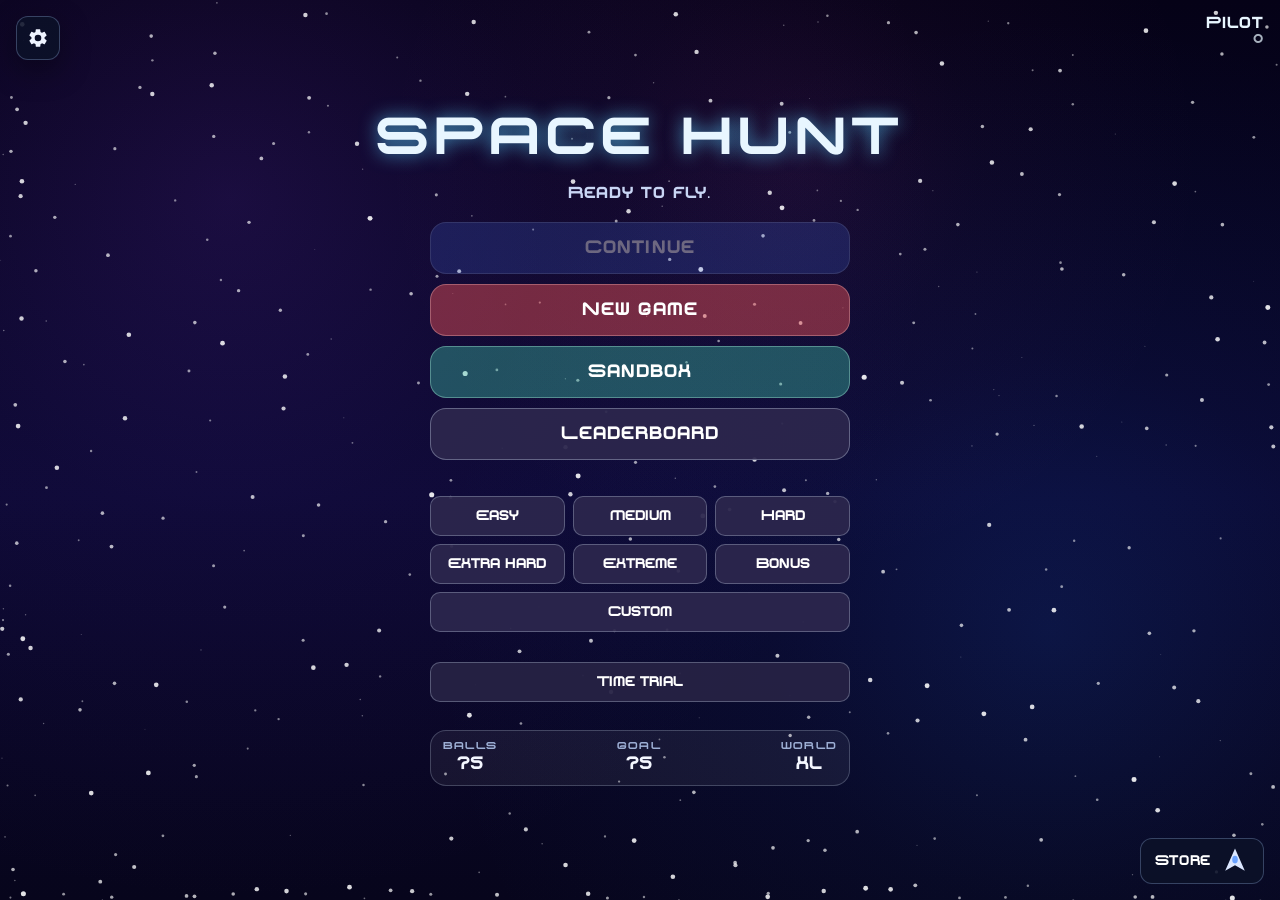
<file: index.html>
<!DOCTYPE html>
<html lang="en">
<head>
    <meta charset="UTF-8">
    <meta name="viewport" content="width=device-width, initial-scale=1, minimum-scale=1, maximum-scale=1, user-scalable=no, viewport-fit=cover">
    <meta name="apple-mobile-web-app-capable" content="yes">
    <meta name="apple-mobile-web-app-title" content="Space Hunt">
    <meta name="apple-mobile-web-app-status-bar-style" content="black-translucent">
    <meta name="mobile-web-app-capable" content="yes">
    <meta name="theme-color" content="#050217">
    <meta name="description" content="Fly through space and collect glowing balls.">
    <title>Harlie Space Hunt</title>
    <link rel="manifest" href="manifest.webmanifest">
    <link rel="icon" href="public/favicon_io/favicon.ico" sizes="any">
    <link rel="icon" type="image/png" sizes="32x32" href="public/favicon_io/favicon-32x32.png">
    <link rel="icon" type="image/png" sizes="16x16" href="public/favicon_io/favicon-16x16.png">
    <link rel="apple-touch-icon" href="public/favicon_io/apple-touch-icon.png">
    <link rel="stylesheet" href="game.css">
</head>
<body class="home">
    <canvas id="home-sky" class="home-sky" aria-hidden="true"></canvas>
    <button type="button" class="home-settings" id="home-settings" aria-label="Settings">
        <svg viewBox="0 0 24 24" aria-hidden="true">
            <path fill="currentColor" d="M19.14 12.94c.04-.31.06-.63.06-.94s-.02-.63-.06-.94l2.03-1.58a.5.5 0 0 0 .12-.64l-1.92-3.32a.5.5 0 0 0-.6-.22l-2.39.96c-.5-.38-1.03-.7-1.62-.94l-.36-2.54a.49.49 0 0 0-.49-.42h-3.84a.49.49 0 0 0-.49.42l-.36 2.54c-.59.24-1.13.56-1.62.94l-2.39-.96a.5.5 0 0 0-.6.22L2.74 8.84a.5.5 0 0 0 .12.64l2.03 1.58c-.04.31-.06.62-.06.94s.02.63.06.94L2.86 14.52a.5.5 0 0 0-.12.64l1.92 3.32c.14.24.41.34.6.22l2.39-.96c.5.38 1.03.7 1.62.94l.36 2.54c.05.24.25.42.49.42h3.84c.24 0 .44-.18.49-.42l.36-2.54c.59-.24 1.13-.56 1.62-.94l2.39.96c.22.09.49 0 .6-.22l1.92-3.32a.5.5 0 0 0-.12-.64l-2.03-1.58ZM12 15.6A3.6 3.6 0 1 1 12 8.4a3.6 3.6 0 0 1 0 7.2Z"/>
        </svg>
    </button>
    <div class="home-pilot">
        <p class="home-user" id="home-user"></p>
        <p class="home-lifetime" id="home-lifetime">0</p>
    </div>
    <main class="home-screen">
        <h1 class="home-title">SPACE HUNT</h1>
        <p class="home-sub" id="home-sub">Ready to fly.</p>
        <div class="home-actions">
            <button type="button" class="home-btn home-continue" id="home-continue" disabled>Continue</button>
            <button type="button" class="home-btn home-new" id="home-new">New game</button>
            <button type="button" class="home-btn home-sandbox" id="home-playground">Sandbox</button>
            <button type="button" class="home-btn" id="home-board">Leaderboard</button>
        </div>
        <div class="home-diffs" role="group" aria-label="Difficulty">
            <button type="button" class="diff-btn" data-diff="easy">Easy</button>
            <button type="button" class="diff-btn" data-diff="medium">Medium</button>
            <button type="button" class="diff-btn" data-diff="hard">Hard</button>
            <button type="button" class="diff-btn" data-diff="extra">Extra hard</button>
            <button type="button" class="diff-btn" data-diff="extreme">Extreme</button>
            <button type="button" class="diff-btn" data-diff="bonus">Bonus</button>
            <button type="button" class="diff-btn home-diff-custom" data-diff="custom">Custom</button>
        </div>
        <div class="home-trial">
            <button type="button" class="trial-toggle" id="trial-toggle" aria-pressed="false">Time trial</button>
            <div class="trial-times hidden" id="trial-times" role="group" aria-label="Time trial length">
                <button type="button" class="trial-btn" data-trial="60000">1 min</button>
                <button type="button" class="trial-btn" data-trial="300000">5 min</button>
                <button type="button" class="trial-btn" data-trial="600000">10 min</button>
            </div>
        </div>
        <div class="home-diff-rules" id="home-diff-rules">
            <div>
                <p class="label">Balls</p>
                <p class="value" id="home-diff-balls">—</p>
            </div>
            <div>
                <p class="label">Goal</p>
                <p class="value" id="home-diff-goal">—</p>
            </div>
            <div>
                <p class="label">World</p>
                <p class="value" id="home-diff-world">—</p>
            </div>
        </div>
    </main>
    <button type="button" class="home-ships" id="home-ships">
        <span>Store</span>
        <span class="home-ships-icon" id="home-ships-icon" aria-hidden="true"></span>
    </button>

    <div class="settings-overlay hidden" id="settings-menu" role="dialog" aria-modal="true" aria-labelledby="settings-title">
        <div class="settings-sheet">
            <div class="settings-head">
                <button type="button" class="settings-back hidden" id="settings-back">Back</button>
                <h1 id="settings-title">Settings</h1>
                <button type="button" class="settings-close" id="settings-close" aria-label="Close settings">×</button>
            </div>

            <div class="settings-body">
            <div class="settings-nav" id="settings-nav">
                <button type="button" class="settings-cat" data-panel="user">User settings</button>
                <button type="button" class="settings-cat" data-panel="game">Game settings</button>
                <button type="button" class="settings-cat" data-panel="audio">Volume</button>
                <button type="button" class="settings-cat" data-panel="visuals">Visuals</button>
            </div>

            <div class="settings-panel hidden" data-panel="user">
                <section class="settings-block">
                    <p class="label">Username</p>
                    <input type="text" class="username-input" id="username-input" maxlength="20" autocomplete="username" enterkeyhint="done" spellcheck="false" placeholder="Pilot" aria-label="Username">
                </section>
                <section class="settings-block">
                    <button type="button" class="settings-board" id="settings-board">Leaderboard</button>
                </section>
                <section class="settings-block">
                    <button type="button" class="settings-reset" id="settings-reset">Reset progress</button>
                </section>
            </div>

            <div class="settings-panel hidden" data-panel="game">
                <details class="settings-fold" open>
                    <summary>Hunt</summary>
                    <div class="settings-fold-body">
                        <section class="settings-block">
                            <div class="settings-heading">
                                <p class="label">Balls</p>
                                <p class="value"><span id="balls-slider-value">75</span></p>
                            </div>
                            <input type="range" id="balls-slider" min="25" max="1000" step="5" value="75" aria-label="Balls in the game">
                        </section>
                        <section class="settings-block">
                            <div class="settings-heading">
                                <p class="label">Goal</p>
                                <p class="value"><span id="goal-slider-value">75</span></p>
                            </div>
                            <input type="range" id="goal-slider" min="5" max="1000" step="5" value="75" aria-label="Balls to win">
                        </section>
                        <section class="settings-block">
                            <p class="label">World size</p>
                            <div class="world-sizes" role="group" aria-label="World size">
                                <button type="button" class="world-btn" data-world="5000" data-size="sm">sm</button>
                                <button type="button" class="world-btn" data-world="10000" data-size="md">md</button>
                                <button type="button" class="world-btn" data-world="15000" data-size="lg">lg</button>
                                <button type="button" class="world-btn is-on" data-world="20000" data-size="xl">xl</button>
                            </div>
                        </section>
                        <section class="settings-block bonus-only hidden">
                            <div class="settings-heading">
                                <p class="label">Multiplier</p>
                                <p class="value zoom-value">
                                    <input type="text" class="bonus-mul-input" id="bonus-mul-input" value="2" inputmode="numeric" enterkeyhint="done" autocomplete="off" spellcheck="false" aria-label="Bonus ball multiplier">
                                    <span aria-hidden="true">×</span>
                                </p>
                            </div>
                            <input type="range" id="bonus-mul-slider" min="2" max="126" step="1" value="2" aria-label="Bonus ball multiplier">
                        </section>
                    </div>
                </details>
                <details class="settings-fold giant-hide">
                    <summary>Spike balls</summary>
                    <div class="settings-fold-body">
                        <section class="settings-block preset-only">
                            <p class="label">Spike balls</p>
                            <div class="pulse-choices" role="group" aria-label="Spike balls">
                                <button type="button" class="spike-btn is-on" data-spikes="on">On</button>
                                <button type="button" class="spike-btn" data-spikes="off">Off</button>
                            </div>
                        </section>
                        <section class="settings-block custom-only hidden">
                            <div class="settings-heading">
                                <p class="label">Count</p>
                                <p class="value"><span id="spikes-slider-value">11</span></p>
                            </div>
                            <input type="range" id="spikes-slider" min="0" max="1000" step="1" value="11" aria-label="Spike balls">
                        </section>
                    </div>
                </details>
                <details class="settings-fold giant-hide">
                    <summary>Meteors</summary>
                    <div class="settings-fold-body">
                        <section class="settings-block preset-only">
                            <p class="label">Meteors</p>
                            <div class="pulse-choices" role="group" aria-label="Meteors">
                                <button type="button" class="meteor-btn is-on" data-meteor="on">On</button>
                                <button type="button" class="meteor-btn" data-meteor="off">Off</button>
                            </div>
                        </section>
                        <section class="settings-block custom-only hidden">
                            <div class="settings-heading">
                                <p class="label">Count</p>
                                <p class="value"><span id="meteor-slider-value">1</span></p>
                            </div>
                            <input type="range" id="meteor-slider" min="0" max="20" step="1" value="1" aria-label="Meteors on the board">
                        </section>
                        <section class="settings-block custom-only hidden">
                            <div class="settings-heading">
                                <p class="label">Speed</p>
                                <p class="value"><span id="meteor-speed-slider-value">1×</span></p>
                            </div>
                            <input type="range" id="meteor-speed-slider" min="0" max="10" step="0.1" value="1" aria-label="Meteor speed">
                        </section>
                    </div>
                </details>
                <details class="settings-fold custom-only hidden giant-hide">
                    <summary>Comets</summary>
                    <div class="settings-fold-body">
                        <section class="settings-block">
                            <div class="settings-heading">
                                <p class="label">Count</p>
                                <p class="value"><span id="comet-slider-value">0</span></p>
                            </div>
                            <input type="range" id="comet-slider" min="0" max="300" step="1" value="0" aria-label="Comets on the board">
                        </section>
                        <section class="settings-block">
                            <div class="settings-heading">
                                <p class="label">Points</p>
                                <p class="value"><span id="comet-points-slider-value">60,000</span></p>
                            </div>
                            <input type="range" id="comet-points-slider" min="0" max="3000000" step="10000" value="60000" aria-label="Points per comet">
                        </section>
                        <section class="settings-block">
                            <div class="settings-heading">
                                <p class="label">Speed</p>
                                <p class="value"><span id="comet-speed-slider-value">1×</span></p>
                            </div>
                            <input type="range" id="comet-speed-slider" min="0" max="10" step="0.1" value="1" aria-label="Comet speed">
                        </section>
                    </div>
                </details>
                <details class="settings-fold custom-only hidden giant-hide">
                    <summary>Neutron stars</summary>
                    <div class="settings-fold-body">
                        <section class="settings-block">
                            <div class="settings-heading">
                                <p class="label">Pairs</p>
                                <p class="value"><span id="neutron-slider-value">5</span></p>
                            </div>
                            <input type="range" id="neutron-slider" min="0" max="20" step="1" value="5" aria-label="Neutron star pairs">
                        </section>
                        <section class="settings-block">
                            <div class="settings-heading">
                                <p class="label">Speed</p>
                                <p class="value"><span id="neutron-speed-slider-value">1×</span></p>
                            </div>
                            <input type="range" id="neutron-speed-slider" min="0" max="10" step="0.1" value="1" aria-label="Neutron star speed">
                        </section>
                    </div>
                </details>
                <details class="settings-fold custom-only hidden giant-hide">
                    <summary>Supernovas</summary>
                    <div class="settings-fold-body">
                        <section class="settings-block">
                            <div class="settings-heading">
                                <p class="label">Count</p>
                                <p class="value"><span id="nova-slider-value">3</span></p>
                            </div>
                            <input type="range" id="nova-slider" min="0" max="20" step="1" value="3" aria-label="Supernovas on the board">
                        </section>
                    </div>
                </details>
                <details class="settings-fold">
                    <summary>Ship</summary>
                    <div class="settings-fold-body">
                        <section class="settings-block custom-only hidden">
                            <div class="settings-heading">
                                <p class="label">Speed</p>
                                <p class="value"><span id="ship-speed-slider-value">1×</span></p>
                            </div>
                            <input type="range" id="ship-speed-slider" min="0" max="10" step="0.1" value="1" aria-label="Ship speed">
                        </section>
                        <section class="settings-block custom-only hidden">
                            <div class="settings-heading">
                                <p class="label">Planet orbit</p>
                                <p class="value"><span id="cargo-speed-slider-value">1×</span></p>
                            </div>
                            <input type="range" id="cargo-speed-slider" min="0" max="10" step="0.1" value="1" aria-label="Orbiting planet speed">
                        </section>
                        <section class="settings-block">
                            <p class="label">Infinite fuel</p>
                            <div class="pulse-choices" role="group" aria-label="Infinite fuel">
                                <button type="button" class="fuel-btn" data-fuel="on">On</button>
                                <button type="button" class="fuel-btn is-on" data-fuel="off">Off</button>
                            </div>
                        </section>
                        <section class="settings-block">
                            <div class="settings-heading">
                                <p class="label">Zoom</p>
                                <p class="value zoom-value">
                                    <input type="text" class="zoom-input" id="zoom-input" value="1" inputmode="decimal" enterkeyhint="done" autocomplete="off" spellcheck="false" aria-label="Camera zoom amount">
                                    <span aria-hidden="true">×</span>
                                </p>
                            </div>
                            <input type="range" id="zoom-slider" min="0" max="11" step="1" value="2" aria-label="Camera zoom">
                        </section>
                    </div>
                </details>
                <section class="settings-block custom-only hidden">
                    <button type="button" class="settings-defaults custom-reset">Reset defaults</button>
                </section>
            </div>

            <div class="settings-panel hidden" data-panel="audio">
                <section class="settings-block">
                    <p class="label">Audio</p>
                    <div class="pulse-choices" role="group" aria-label="Audio">
                        <button type="button" class="audio-btn is-on" data-audio="on">On</button>
                        <button type="button" class="audio-btn" data-audio="off">Off</button>
                    </div>
                </section>
                <section class="settings-block">
                    <div class="settings-heading">
                        <p class="label">Volume</p>
                        <p class="value"><span id="volume-slider-value">100</span></p>
                    </div>
                    <input type="range" id="volume-slider" min="0" max="100" step="1" value="100" aria-label="Volume">
                </section>
            </div>

            <div class="settings-panel hidden" data-panel="visuals">
                <section class="settings-block">
                    <p class="label">Fullscreen</p>
                    <div class="fullscreen-choices" role="group" aria-label="Fullscreen">
                        <button type="button" class="fullscreen-btn" data-fullscreen="on">On</button>
                        <button type="button" class="fullscreen-btn is-on" data-fullscreen="off">Off</button>
                    </div>
                </section>
                <section class="settings-block">
                    <p class="label">Colors</p>
                    <div class="palette-choices" role="group" aria-label="Color palette">
                        <button type="button" class="palette-btn" data-palette="rainbow">Rainbow</button>
                        <button type="button" class="palette-btn is-on" data-palette="space">Space</button>
                        <button type="button" class="palette-btn" data-palette="dark">Dark</button>
                    </div>
                </section>
                <section class="settings-block">
                    <p class="label">Pulse</p>
                    <div class="pulse-choices" role="group" aria-label="Ball pulse">
                        <button type="button" class="pulse-btn" data-pulse="on">On</button>
                        <button type="button" class="pulse-btn is-on" data-pulse="off">Off</button>
                    </div>
                </section>
                <section class="settings-block">
                    <p class="label">Nebula</p>
                    <div class="pulse-choices" role="group" aria-label="Nebula">
                        <button type="button" class="nebula-btn is-on" data-nebula="on">On</button>
                        <button type="button" class="nebula-btn" data-nebula="off">Off</button>
                    </div>
                </section>
                <section class="settings-block">
                    <p class="label">Moving stars</p>
                    <div class="pulse-choices" role="group" aria-label="Moving stars">
                        <button type="button" class="star-btn is-on" data-stars="on">On</button>
                        <button type="button" class="star-btn" data-stars="off">Off</button>
                    </div>
                </section>
                <section class="settings-block">
                    <p class="label">Background</p>
                    <div class="pulse-choices" role="group" aria-label="Background">
                        <button type="button" class="sky-btn is-on" data-sky="stars">Stars</button>
                        <button type="button" class="sky-btn" data-sky="galaxies">Galaxies</button>
                    </div>
                </section>
                <section class="settings-block">
                    <div class="settings-heading">
                        <p class="label">Lifetime</p>
                        <p class="value" id="lifetime-points" aria-label="Lifetime points">0</p>
                    </div>
                    <p class="label">Locks</p>
                    <div class="pulse-choices" role="group" aria-label="Ship store prices">
                        <button type="button" class="req-btn is-on" data-req="on">On</button>
                        <button type="button" class="req-btn" data-req="off">Off</button>
                    </div>
                    <p class="label ship-picker-label">Store</p>
                    <div class="ship-choices" role="group" aria-label="Ship store">
                    <button type="button" class="ship-btn is-on" data-ship="classic" aria-label="Classic ship">
                        <svg viewBox="0 0 32 40" aria-hidden="true">
                            <path fill="#dce7ff" d="M16 2 30 34 16 26 2 34Z"/>
                            <ellipse fill="#6aa2ff" cx="16" cy="18" rx="4" ry="5.5"/>
                        </svg>
                    </button>
                    <button type="button" class="ship-btn is-locked" data-ship="ship-1" aria-label="Crew ship">
                        <img src="public/images/ships/ship-1.webp" alt="">
                        <span class="ship-lock">5,000</span>
                    </button>
                    <button type="button" class="ship-btn is-locked" data-ship="cat" aria-label="Cat ship">
                        <img src="public/images/ships/cat.webp" alt="">
                        <span class="ship-lock">7,500</span>
                    </button>
                    <button type="button" class="ship-btn is-locked" data-ship="wolf" aria-label="Wolf ship">
                        <img src="public/images/ships/wolf.webp" alt="">
                        <span class="ship-lock">11,250</span>
                    </button>
                    <button type="button" class="ship-btn is-locked" data-ship="cube" aria-label="Cube ship">
                        <img src="public/images/ships/cube.webp" alt="">
                        <span class="ship-lock">16,880</span>
                    </button>
                    <button type="button" class="ship-btn is-locked" data-ship="hello-kitty" aria-label="Hello Kitty ship">
                        <img src="public/images/ships/hello-kitty.webp" alt="">
                        <span class="ship-lock">25,320</span>
                    </button>
                    <button type="button" class="ship-btn is-locked" data-ship="ufo" aria-label="UFO ship">
                        <img src="public/images/ships/ufo.webp" alt="">
                        <span class="ship-lock">37,970</span>
                    </button>
                    <button type="button" class="ship-btn is-locked" data-ship="harlie" aria-label="Harlie ship">
                        <img src="public/images/ships/harlie.webp" alt="">
                        <span class="ship-lock">56,960</span>
                    </button>
                    <button type="button" class="ship-btn is-locked" data-ship="selah" aria-label="Selah ship">
                        <img src="public/images/ships/selah.webp" alt="">
                        <span class="ship-lock">85,430</span>
                    </button>
                    <button type="button" class="ship-btn is-locked" data-ship="guitar" aria-label="Guitar ship">
                        <img src="public/images/ships/guitar.webp" alt="">
                        <span class="ship-lock">128,150</span>
                    </button>
                    <button type="button" class="ship-btn is-locked" data-ship="selah-harlie" aria-label="Selah and Harlie ship">
                        <img src="public/images/ships/selah-harlie.webp" alt="">
                        <span class="ship-lock">192,220</span>
                    </button>
                    <button type="button" class="ship-btn is-locked" data-ship="harlie-ship-1" aria-label="Harlie ship 1">
                        <img src="public/images/ships/harlie-ship-1.webp" alt="">
                        <span class="ship-lock">288,330</span>
                    </button>
                    <button type="button" class="ship-btn is-locked" data-ship="papa" aria-label="Papa ship">
                        <img src="public/images/ships/papa.webp" alt="">
                        <span class="ship-lock">432,490</span>
                    </button>
                    <button type="button" class="ship-btn is-locked" data-ship="jj" aria-label="JJ ship">
                        <img src="public/images/ships/jj.webp" alt="">
                        <span class="ship-lock">648,740</span>
                    </button>
                    <button type="button" class="ship-btn is-locked" data-ship="firefly" aria-label="Firefly ship">
                        <img src="public/images/ships/firefly.webp" alt="">
                        <span class="ship-lock">973,100</span>
                    </button>
                    <button type="button" class="ship-btn is-locked" data-ship="firefly-2" aria-label="Firefly 2 ship">
                        <img src="public/images/ships/firefly-2.webp" alt="">
                        <span class="ship-lock">1,459,650</span>
                    </button>
                    <button type="button" class="ship-btn is-locked" data-ship="solar-system" aria-label="Solar system ship">
                        <img src="public/images/ships/solar-system-ship.png" alt="">
                        <span class="ship-lock">2,189,470</span>
                    </button>
                    <button type="button" class="ship-btn is-locked" data-ship="harlie-ship-2" aria-label="Harlie ship 2">
                        <img src="public/images/ships/harlie-ship-2.png" alt="">
                        <span class="ship-lock">3,284,210</span>
                    </button>
                    </div>
                </section>
            </div>
            </div>

            <div class="settings-actions">
                <button type="button" class="settings-continue" id="settings-continue">Done</button>
            </div>
        </div>
    </div>

    <div class="overlay hidden" id="ships-overlay" role="dialog" aria-modal="true" aria-labelledby="ships-title">
        <div class="win-card ships-card">
            <div class="board-head">
                <span></span>
                <button type="button" class="board-close" id="ships-close" aria-label="Close store">×</button>
            </div>
            <h1 id="ships-title">STORE</h1>
            <p class="store-balance">Points <span id="store-points">0</span></p>
            <div class="ship-choices" id="ships-choices" role="group" aria-label="Ship store"></div>
        </div>
    </div>

    <div class="overlay hidden" id="buy-overlay" role="dialog" aria-modal="true" aria-labelledby="buy-title">
        <div class="win-card resume-card">
            <h1 id="buy-title">BUY SHIP?</h1>
            <p id="buy-copy">Spend points to own this ship?</p>
            <div class="resume-actions">
                <button type="button" id="buy-cancel">Cancel</button>
                <button type="button" class="resume-continue" id="buy-confirm">Buy</button>
            </div>
        </div>
    </div>

    <div class="overlay hidden" id="reset-overlay" role="dialog" aria-modal="true" aria-labelledby="reset-title">
        <div class="win-card resume-card">
            <h1 id="reset-title">RESET ALL?</h1>
            <p>This erases lifetime points, purchased ships, the leaderboard, and any game in progress.</p>
            <div class="resume-actions">
                <button type="button" id="reset-cancel">Cancel</button>
                <button type="button" class="reset-confirm" id="reset-confirm">Reset</button>
            </div>
        </div>
    </div>

    <div class="overlay hidden" id="board-overlay" role="dialog" aria-modal="true" aria-labelledby="board-title">
        <div class="win-card board-card">
            <div class="board-head">
                <button type="button" class="board-back" id="board-back">Back</button>
                <button type="button" class="board-close" id="board-close" aria-label="Close leaderboard">×</button>
            </div>
            <h1 id="board-title">SCORES</h1>
            <div class="board-table" id="board-table" role="table" aria-label="Leaderboard">
                <div class="board-cols" role="row">
                    <span class="board-rank">#</span>
                    <span class="board-name">Name</span>
                    <span class="board-score">Score</span>
                    <span class="board-time">Time</span>
                    <span class="board-date">Date</span>
                </div>
                <div class="board-list" id="board-list"></div>
            </div>
            <p class="board-empty hidden" id="board-empty">No wins yet.</p>
        </div>
    </div>

    <script src="home.js"></script>
</body>
</html>
</file>
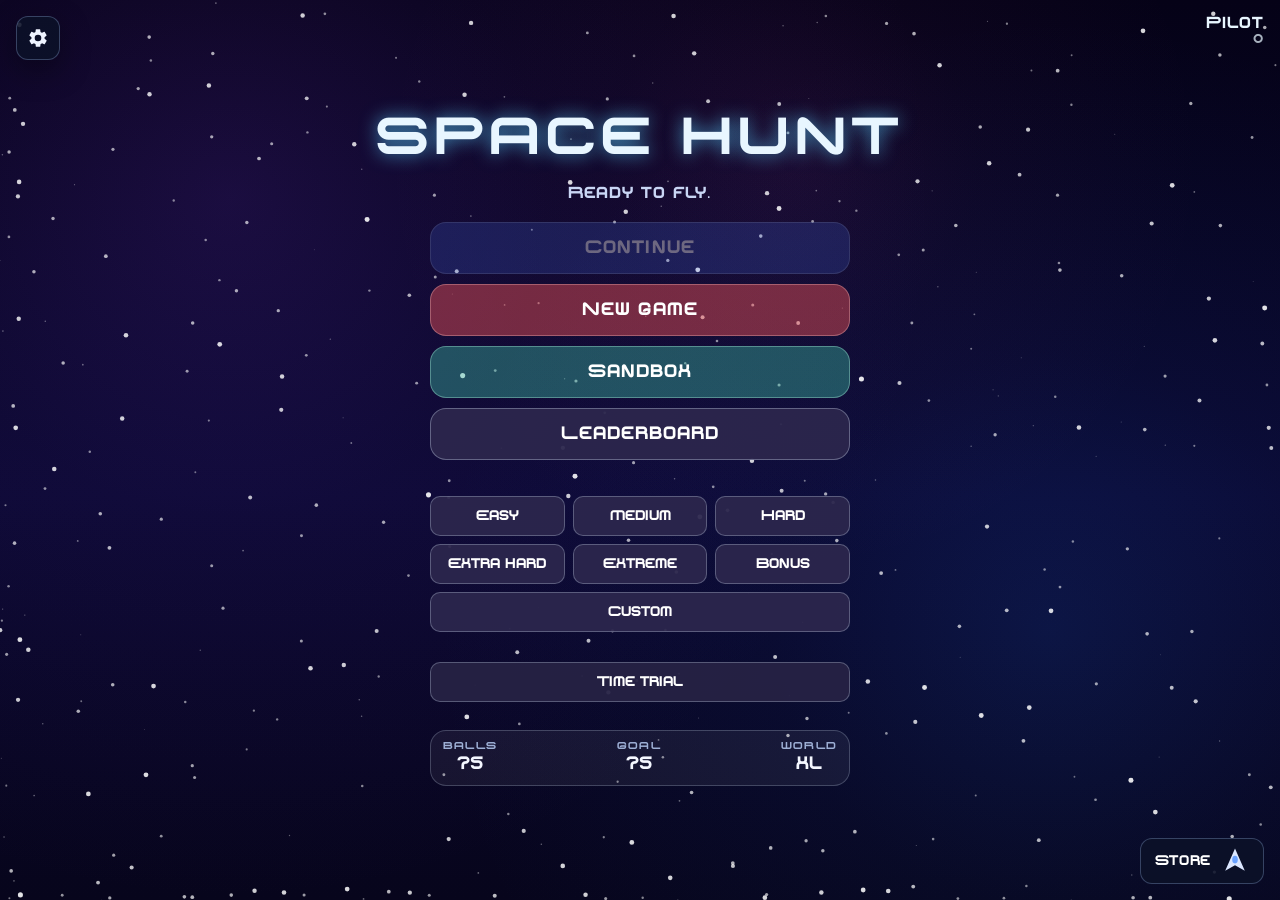
<file: game.html>
<!DOCTYPE html>
<html lang="en">
<head>
    <meta charset="UTF-8">
    <script>
        (function () {
            var mode = new URLSearchParams(location.search).get("mode");
            if (mode !== "new" && mode !== "continue") location.replace("./index.html");
        })();
    </script>
    <meta name="viewport" content="width=device-width, initial-scale=1, minimum-scale=1, maximum-scale=1, user-scalable=no, viewport-fit=cover">
    <script>
        function blockSafariZoom(event) { event.preventDefault(); }
        document.addEventListener("gesturestart", blockSafariZoom, { passive: false });
        document.addEventListener("gesturechange", blockSafariZoom, { passive: false });
        document.addEventListener("gestureend", blockSafariZoom, { passive: false });
    </script>
    <meta name="apple-mobile-web-app-capable" content="yes">
    <meta name="apple-mobile-web-app-title" content="Space Hunt">
    <meta name="apple-mobile-web-app-status-bar-style" content="black-translucent">
    <meta name="mobile-web-app-capable" content="yes">
    <meta name="theme-color" content="#050217">
    <meta name="description" content="Fly through space and collect glowing balls.">
    <title>Play · Harlie Space Hunt</title>
    <link rel="manifest" href="manifest.webmanifest">
    <link rel="icon" href="public/favicon_io/favicon.ico" sizes="any">
    <link rel="icon" type="image/png" sizes="32x32" href="public/favicon_io/favicon-32x32.png">
    <link rel="icon" type="image/png" sizes="16x16" href="public/favicon_io/favicon-16x16.png">
    <link rel="apple-touch-icon" href="public/favicon_io/apple-touch-icon.png">
    <link rel="stylesheet" href="game.css">
</head>
<body>
    <canvas id="game" aria-label="Space hunt play area"></canvas>
    <div class="spike-flash" id="spike-flash" aria-hidden="true"></div>

    <div class="hud-cluster">
        <button type="button" class="settings-btn" id="go-home" aria-label="Home">
            <svg viewBox="0 0 24 24" aria-hidden="true">
                <path fill="currentColor" d="M12 3.1 2.6 11.2h2.5v9.1h5.4v-6.1h3v6.1h5.4v-9.1h2.5L12 3.1z"/>
            </svg>
        </button>
        <section class="panel hud-stats" aria-live="polite" aria-label="Score and time">
            <div class="hud-stats-row">
                <p class="value" aria-label="Found"><span id="found-count">0</span> / <span id="goal-count">75</span></p>
                <p class="value hud-score" id="play-score" aria-label="Score">0</p>
                <p class="value hud-timer" id="play-timer" aria-label="Play time">0:00</p>
            </div>
        </section>
        <button type="button" class="settings-btn play-settings" id="play-settings" aria-label="Settings">
            <svg viewBox="0 0 24 24" aria-hidden="true">
                <path fill="currentColor" d="M19.14 12.94c.04-.31.06-.63.06-.94s-.02-.63-.06-.94l2.03-1.58a.5.5 0 0 0 .12-.64l-1.92-3.32a.5.5 0 0 0-.6-.22l-2.39.96c-.5-.38-1.03-.7-1.62-.94l-.36-2.54a.49.49 0 0 0-.49-.42h-3.84a.49.49 0 0 0-.49.42l-.36 2.54c-.59.24-1.13.56-1.62.94l-2.39-.96a.5.5 0 0 0-.6.22L2.74 8.84a.5.5 0 0 0 .12.64l2.03 1.58c-.04.31-.06.62-.06.94s.02.63.06.94L2.86 14.52a.5.5 0 0 0-.12.64l1.92 3.32c.14.24.41.34.6.22l2.39-.96c.5.38 1.03.7 1.62.94l.36 2.54c.05.24.25.42.49.42h3.84c.24 0 .44-.18.49-.42l.36-2.54c.59-.24 1.13-.56 1.62-.94l2.39.96c.22.09.49 0 .6-.22l1.92-3.32a.5.5 0 0 0-.12-.64l-2.03-1.58ZM12 15.6A3.6 3.6 0 1 1 12 8.4a3.6 3.6 0 0 1 0 7.2Z"/>
            </svg>
        </button>
    </div>

    <p class="coords" id="coords">0, 0</p>

    <div class="controls">
        <div class="joystick" id="joystick" role="application" aria-label="Ship joystick">
            <div class="joystick-base">
                <span class="joystick-ring" data-ring="slow"></span>
                <span class="joystick-ring" data-ring="medium"></span>
                <span class="joystick-ring" data-ring="fast"></span>
                <div class="joystick-knob" id="joystick-knob"></div>
            </div>
        </div>
        <div class="boost-wrap">
            <div class="boost-fuel" role="meter" aria-label="Boost fuel" aria-valuemin="0" aria-valuemax="100" aria-valuenow="100">
                <div class="boost-fuel-fill" id="boost-fuel"></div>
            </div>
            <button type="button" class="boost-btn" id="boost-btn" aria-pressed="false" aria-label="Hold to double ship speed">2×</button>
        </div>
    </div>

    <div class="minimap-stage" id="minimap-stage">
        <canvas id="minimap" class="minimap" aria-label="Minimap, tap to expand" role="button" aria-pressed="false"></canvas>
        <button type="button" class="minimap-close hidden" id="minimap-close" aria-label="Close map">×</button>
    </div>

    <div class="settings-overlay hidden" id="settings-menu" role="dialog" aria-modal="true" aria-labelledby="settings-title">
        <div class="settings-sheet">
            <div class="settings-head">
                <button type="button" class="settings-back hidden" id="settings-back">Back</button>
                <h1 id="settings-title">Settings</h1>
                <button type="button" class="settings-close" id="settings-close" aria-label="Close settings">×</button>
            </div>

            <div class="settings-body">
            <div class="settings-nav" id="settings-nav">
                <button type="button" class="settings-cat" data-panel="user">User settings</button>
                <button type="button" class="settings-cat" data-panel="game">Game settings</button>
                <button type="button" class="settings-cat" data-panel="audio">Volume</button>
                <button type="button" class="settings-cat" data-panel="visuals">Visuals</button>
            </div>

            <div class="settings-panel hidden" data-panel="user">
                <section class="settings-block">
                    <p class="label">Username</p>
                    <input type="text" class="username-input" id="username-input" maxlength="20" autocomplete="username" enterkeyhint="done" spellcheck="false" placeholder="Pilot" aria-label="Username">
                </section>
                <section class="settings-block">
                    <button type="button" class="settings-board" id="settings-board">Leaderboard</button>
                </section>
                <section class="settings-block">
                    <button type="button" class="settings-reset" id="settings-reset">Reset progress</button>
                </section>
            </div>

            <div class="settings-panel hidden" data-panel="game">
                <details class="settings-fold" open>
                    <summary>Hunt</summary>
                    <div class="settings-fold-body">
                        <section class="settings-block">
                            <p class="label">Difficulty</p>
                            <div class="diff-choices" role="group" aria-label="Difficulty">
                                <button type="button" class="diff-btn" data-diff="easy">Easy</button>
                                <button type="button" class="diff-btn" data-diff="medium">Medium</button>
                                <button type="button" class="diff-btn" data-diff="hard">Hard</button>
                                <button type="button" class="diff-btn" data-diff="extra">Extra hard</button>
                                <button type="button" class="diff-btn" data-diff="extreme">Extreme</button>
                                <button type="button" class="diff-btn" data-diff="bonus">Bonus</button>
                                <button type="button" class="diff-btn" data-diff="custom">Custom</button>
                            </div>
                        </section>
                        <section class="settings-block">
                            <div class="settings-heading">
                                <p class="label">Balls</p>
                                <p class="value"><span id="balls-slider-value">75</span></p>
                            </div>
                            <input type="range" id="balls-slider" min="25" max="1000" step="5" value="75" aria-label="Balls in the game">
                        </section>
                        <section class="settings-block">
                            <div class="settings-heading">
                                <p class="label">Goal</p>
                                <p class="value"><span id="goal-slider-value">75</span></p>
                            </div>
                            <input type="range" id="goal-slider" min="5" max="1000" step="5" value="75" aria-label="Balls to win">
                        </section>
                        <section class="settings-block">
                            <p class="label">World size</p>
                            <div class="world-sizes" role="group" aria-label="World size">
                                <button type="button" class="world-btn" data-world="5000" data-size="sm">sm</button>
                                <button type="button" class="world-btn" data-world="10000" data-size="md">md</button>
                                <button type="button" class="world-btn" data-world="15000" data-size="lg">lg</button>
                                <button type="button" class="world-btn is-on" data-world="20000" data-size="xl">xl</button>
                            </div>
                        </section>
                        <section class="settings-block bonus-only hidden">
                            <div class="settings-heading">
                                <p class="label">Multiplier</p>
                                <p class="value zoom-value">
                                    <input type="text" class="bonus-mul-input" id="bonus-mul-input" value="2" inputmode="numeric" enterkeyhint="done" autocomplete="off" spellcheck="false" aria-label="Bonus ball multiplier">
                                    <span aria-hidden="true">×</span>
                                </p>
                            </div>
                            <input type="range" id="bonus-mul-slider" min="2" max="126" step="1" value="2" aria-label="Bonus ball multiplier">
                        </section>
                    </div>
                </details>
                <details class="settings-fold giant-hide">
                    <summary>Spike balls</summary>
                    <div class="settings-fold-body">
                        <section class="settings-block preset-only">
                            <p class="label">Spike balls</p>
                            <div class="pulse-choices" role="group" aria-label="Spike balls">
                                <button type="button" class="spike-btn is-on" data-spikes="on">On</button>
                                <button type="button" class="spike-btn" data-spikes="off">Off</button>
                            </div>
                        </section>
                        <section class="settings-block custom-only hidden">
                            <div class="settings-heading">
                                <p class="label">Count</p>
                                <p class="value"><span id="spikes-slider-value">11</span></p>
                            </div>
                            <input type="range" id="spikes-slider" min="0" max="1000" step="1" value="11" aria-label="Spike balls">
                        </section>
                    </div>
                </details>
                <details class="settings-fold giant-hide">
                    <summary>Meteors</summary>
                    <div class="settings-fold-body">
                        <section class="settings-block preset-only">
                            <p class="label">Meteors</p>
                            <div class="pulse-choices" role="group" aria-label="Meteors">
                                <button type="button" class="meteor-btn is-on" data-meteor="on">On</button>
                                <button type="button" class="meteor-btn" data-meteor="off">Off</button>
                            </div>
                        </section>
                        <section class="settings-block custom-only hidden">
                            <div class="settings-heading">
                                <p class="label">Count</p>
                                <p class="value"><span id="meteor-slider-value">1</span></p>
                            </div>
                            <input type="range" id="meteor-slider" min="0" max="20" step="1" value="1" aria-label="Meteors on the board">
                        </section>
                        <section class="settings-block custom-only hidden">
                            <div class="settings-heading">
                                <p class="label">Speed</p>
                                <p class="value"><span id="meteor-speed-slider-value">1×</span></p>
                            </div>
                            <input type="range" id="meteor-speed-slider" min="0" max="10" step="0.1" value="1" aria-label="Meteor speed">
                        </section>
                    </div>
                </details>
                <details class="settings-fold custom-only hidden giant-hide">
                    <summary>Comets</summary>
                    <div class="settings-fold-body">
                        <section class="settings-block">
                            <div class="settings-heading">
                                <p class="label">Count</p>
                                <p class="value"><span id="comet-slider-value">0</span></p>
                            </div>
                            <input type="range" id="comet-slider" min="0" max="300" step="1" value="0" aria-label="Comets on the board">
                        </section>
                        <section class="settings-block">
                            <div class="settings-heading">
                                <p class="label">Points</p>
                                <p class="value"><span id="comet-points-slider-value">60,000</span></p>
                            </div>
                            <input type="range" id="comet-points-slider" min="0" max="3000000" step="10000" value="60000" aria-label="Points per comet">
                        </section>
                        <section class="settings-block">
                            <div class="settings-heading">
                                <p class="label">Speed</p>
                                <p class="value"><span id="comet-speed-slider-value">1×</span></p>
                            </div>
                            <input type="range" id="comet-speed-slider" min="0" max="10" step="0.1" value="1" aria-label="Comet speed">
                        </section>
                    </div>
                </details>
                <details class="settings-fold custom-only hidden giant-hide">
                    <summary>Neutron stars</summary>
                    <div class="settings-fold-body">
                        <section class="settings-block">
                            <div class="settings-heading">
                                <p class="label">Pairs</p>
                                <p class="value"><span id="neutron-slider-value">5</span></p>
                            </div>
                            <input type="range" id="neutron-slider" min="0" max="20" step="1" value="5" aria-label="Neutron star pairs">
                        </section>
                        <section class="settings-block">
                            <div class="settings-heading">
                                <p class="label">Speed</p>
                                <p class="value"><span id="neutron-speed-slider-value">1×</span></p>
                            </div>
                            <input type="range" id="neutron-speed-slider" min="0" max="10" step="0.1" value="1" aria-label="Neutron star speed">
                        </section>
                    </div>
                </details>
                <details class="settings-fold custom-only hidden giant-hide">
                    <summary>Supernovas</summary>
                    <div class="settings-fold-body">
                        <section class="settings-block">
                            <div class="settings-heading">
                                <p class="label">Count</p>
                                <p class="value"><span id="nova-slider-value">3</span></p>
                            </div>
                            <input type="range" id="nova-slider" min="0" max="20" step="1" value="3" aria-label="Supernovas on the board">
                        </section>
                    </div>
                </details>
                <details class="settings-fold">
                    <summary>Ship</summary>
                    <div class="settings-fold-body">
                        <section class="settings-block custom-only hidden">
                            <div class="settings-heading">
                                <p class="label">Speed</p>
                                <p class="value"><span id="ship-speed-slider-value">1×</span></p>
                            </div>
                            <input type="range" id="ship-speed-slider" min="0" max="10" step="0.1" value="1" aria-label="Ship speed">
                        </section>
                        <section class="settings-block custom-only hidden">
                            <div class="settings-heading">
                                <p class="label">Planet orbit</p>
                                <p class="value"><span id="cargo-speed-slider-value">1×</span></p>
                            </div>
                            <input type="range" id="cargo-speed-slider" min="0" max="10" step="0.1" value="1" aria-label="Orbiting planet speed">
                        </section>
                        <section class="settings-block">
                            <p class="label">Infinite fuel</p>
                            <div class="pulse-choices" role="group" aria-label="Infinite fuel">
                                <button type="button" class="fuel-btn" data-fuel="on">On</button>
                                <button type="button" class="fuel-btn is-on" data-fuel="off">Off</button>
                            </div>
                        </section>
                        <section class="settings-block">
                            <div class="settings-heading">
                                <p class="label">Zoom</p>
                                <p class="value zoom-value">
                                    <input type="text" class="zoom-input" id="zoom-input" value="1" inputmode="decimal" enterkeyhint="done" autocomplete="off" spellcheck="false" aria-label="Camera zoom amount">
                                    <span aria-hidden="true">×</span>
                                </p>
                            </div>
                            <input type="range" id="zoom-slider" min="0" max="11" step="1" value="2" aria-label="Camera zoom">
                        </section>
                    </div>
                </details>
                <section class="settings-block custom-only hidden">
                    <button type="button" class="settings-defaults custom-reset">Reset defaults</button>
                </section>
            </div>

            <div class="settings-panel hidden" data-panel="audio">
                <section class="settings-block">
                    <p class="label">Audio</p>
                    <div class="pulse-choices" role="group" aria-label="Audio">
                        <button type="button" class="audio-btn is-on" data-audio="on">On</button>
                        <button type="button" class="audio-btn" data-audio="off">Off</button>
                    </div>
                </section>
                <section class="settings-block">
                    <div class="settings-heading">
                        <p class="label">Volume</p>
                        <p class="value"><span id="volume-slider-value">100</span></p>
                    </div>
                    <input type="range" id="volume-slider" min="0" max="100" step="1" value="100" aria-label="Volume">
                </section>
            </div>

            <div class="settings-panel hidden" data-panel="visuals">
                <section class="settings-block">
                    <p class="label">Fullscreen</p>
                    <div class="fullscreen-choices" role="group" aria-label="Fullscreen">
                        <button type="button" class="fullscreen-btn" data-fullscreen="on">On</button>
                        <button type="button" class="fullscreen-btn is-on" data-fullscreen="off">Off</button>
                    </div>
                </section>
                <section class="settings-block">
                    <p class="label">Colors</p>
                    <div class="palette-choices" role="group" aria-label="Color palette">
                        <button type="button" class="palette-btn" data-palette="rainbow">Rainbow</button>
                        <button type="button" class="palette-btn is-on" data-palette="space">Space</button>
                        <button type="button" class="palette-btn" data-palette="dark">Dark</button>
                    </div>
                </section>
                <section class="settings-block">
                    <p class="label">Pulse</p>
                    <div class="pulse-choices" role="group" aria-label="Ball pulse">
                        <button type="button" class="pulse-btn" data-pulse="on">On</button>
                        <button type="button" class="pulse-btn is-on" data-pulse="off">Off</button>
                    </div>
                </section>
                <section class="settings-block">
                    <p class="label">Nebula</p>
                    <div class="pulse-choices" role="group" aria-label="Nebula">
                        <button type="button" class="nebula-btn is-on" data-nebula="on">On</button>
                        <button type="button" class="nebula-btn" data-nebula="off">Off</button>
                    </div>
                </section>
                <section class="settings-block">
                    <p class="label">Moving stars</p>
                    <div class="pulse-choices" role="group" aria-label="Moving stars">
                        <button type="button" class="star-btn is-on" data-stars="on">On</button>
                        <button type="button" class="star-btn" data-stars="off">Off</button>
                    </div>
                </section>
                <section class="settings-block">
                    <p class="label">Background</p>
                    <div class="pulse-choices" role="group" aria-label="Background">
                        <button type="button" class="sky-btn is-on" data-sky="stars">Stars</button>
                        <button type="button" class="sky-btn" data-sky="galaxies">Galaxies</button>
                    </div>
                </section>
                <section class="settings-block">
                    <div class="settings-heading">
                        <p class="label">Lifetime</p>
                        <p class="value" id="lifetime-points" aria-label="Lifetime points">0</p>
                    </div>
                    <p class="label">Locks</p>
                    <div class="pulse-choices" role="group" aria-label="Ship store prices">
                        <button type="button" class="req-btn is-on" data-req="on">On</button>
                        <button type="button" class="req-btn" data-req="off">Off</button>
                    </div>
                    <p class="label ship-picker-label">Store</p>
                    <div class="ship-choices" role="group" aria-label="Ship store">
                    <button type="button" class="ship-btn is-on" data-ship="classic" aria-label="Classic ship">
                        <svg viewBox="0 0 32 40" aria-hidden="true">
                            <path fill="#dce7ff" d="M16 2 30 34 16 26 2 34Z"/>
                            <ellipse fill="#6aa2ff" cx="16" cy="18" rx="4" ry="5.5"/>
                        </svg>
                    </button>
                    <button type="button" class="ship-btn is-locked" data-ship="ship-1" aria-label="Crew ship">
                        <img src="public/images/ships/ship-1.webp" alt="">
                        <span class="ship-lock">5,000</span>
                    </button>
                    <button type="button" class="ship-btn is-locked" data-ship="cat" aria-label="Cat ship">
                        <img src="public/images/ships/cat.webp" alt="">
                        <span class="ship-lock">7,500</span>
                    </button>
                    <button type="button" class="ship-btn is-locked" data-ship="wolf" aria-label="Wolf ship">
                        <img src="public/images/ships/wolf.webp" alt="">
                        <span class="ship-lock">11,250</span>
                    </button>
                    <button type="button" class="ship-btn is-locked" data-ship="cube" aria-label="Cube ship">
                        <img src="public/images/ships/cube.webp" alt="">
                        <span class="ship-lock">16,880</span>
                    </button>
                    <button type="button" class="ship-btn is-locked" data-ship="hello-kitty" aria-label="Hello Kitty ship">
                        <img src="public/images/ships/hello-kitty.webp" alt="">
                        <span class="ship-lock">25,320</span>
                    </button>
                    <button type="button" class="ship-btn is-locked" data-ship="ufo" aria-label="UFO ship">
                        <img src="public/images/ships/ufo.webp" alt="">
                        <span class="ship-lock">37,970</span>
                    </button>
                    <button type="button" class="ship-btn is-locked" data-ship="harlie" aria-label="Harlie ship">
                        <img src="public/images/ships/harlie.webp" alt="">
                        <span class="ship-lock">56,960</span>
                    </button>
                    <button type="button" class="ship-btn is-locked" data-ship="selah" aria-label="Selah ship">
                        <img src="public/images/ships/selah.webp" alt="">
                        <span class="ship-lock">85,430</span>
                    </button>
                    <button type="button" class="ship-btn is-locked" data-ship="guitar" aria-label="Guitar ship">
                        <img src="public/images/ships/guitar.webp" alt="">
                        <span class="ship-lock">128,150</span>
                    </button>
                    <button type="button" class="ship-btn is-locked" data-ship="selah-harlie" aria-label="Selah and Harlie ship">
                        <img src="public/images/ships/selah-harlie.webp" alt="">
                        <span class="ship-lock">192,220</span>
                    </button>
                    <button type="button" class="ship-btn is-locked" data-ship="harlie-ship-1" aria-label="Harlie ship 1">
                        <img src="public/images/ships/harlie-ship-1.webp" alt="">
                        <span class="ship-lock">288,330</span>
                    </button>
                    <button type="button" class="ship-btn is-locked" data-ship="papa" aria-label="Papa ship">
                        <img src="public/images/ships/papa.webp" alt="">
                        <span class="ship-lock">432,490</span>
                    </button>
                    <button type="button" class="ship-btn is-locked" data-ship="jj" aria-label="JJ ship">
                        <img src="public/images/ships/jj.webp" alt="">
                        <span class="ship-lock">648,740</span>
                    </button>
                    <button type="button" class="ship-btn is-locked" data-ship="firefly" aria-label="Firefly ship">
                        <img src="public/images/ships/firefly.webp" alt="">
                        <span class="ship-lock">973,100</span>
                    </button>
                    <button type="button" class="ship-btn is-locked" data-ship="firefly-2" aria-label="Firefly 2 ship">
                        <img src="public/images/ships/firefly-2.webp" alt="">
                        <span class="ship-lock">1,459,650</span>
                    </button>
                    <button type="button" class="ship-btn is-locked" data-ship="solar-system" aria-label="Solar system ship">
                        <img src="public/images/ships/solar-system-ship.png" alt="">
                        <span class="ship-lock">2,189,470</span>
                    </button>
                    <button type="button" class="ship-btn is-locked" data-ship="harlie-ship-2" aria-label="Harlie ship 2">
                        <img src="public/images/ships/harlie-ship-2.png" alt="">
                        <span class="ship-lock">3,284,210</span>
                    </button>
                    </div>
                </section>
            </div>
            </div>

            <div class="settings-actions">
                <button type="button" class="settings-home" id="settings-home">Home</button>
                <button type="button" class="settings-restart" id="settings-restart">Restart</button>
                <button type="button" class="settings-continue" id="settings-continue">Continue</button>
            </div>
        </div>
    </div>

    <div class="overlay hidden" id="buy-overlay" role="dialog" aria-modal="true" aria-labelledby="buy-title">
        <div class="win-card resume-card">
            <h1 id="buy-title">BUY SHIP?</h1>
            <p id="buy-copy">Spend points to own this ship?</p>
            <div class="resume-actions">
                <button type="button" id="buy-cancel">Cancel</button>
                <button type="button" class="resume-continue" id="buy-confirm">Buy</button>
            </div>
        </div>
    </div>

    <div class="overlay hidden" id="reset-overlay" role="dialog" aria-modal="true" aria-labelledby="reset-title">
        <div class="win-card resume-card">
            <h1 id="reset-title">RESET ALL?</h1>
            <p>This erases lifetime points, purchased ships, the leaderboard, and any game in progress.</p>
            <div class="resume-actions">
                <button type="button" id="reset-cancel">Cancel</button>
                <button type="button" class="reset-confirm" id="reset-confirm">Reset</button>
            </div>
        </div>
    </div>

    <div class="overlay hidden" id="resume-overlay" role="dialog" aria-modal="true" aria-labelledby="resume-title">
        <div class="win-card resume-card">
            <h1 id="resume-title">CONTINUE?</h1>
            <p id="resume-message">A game is in progress.</p>
            <div class="resume-actions">
                <button type="button" class="resume-new" id="resume-new">New game</button>
                <button type="button" class="resume-continue" id="resume-continue">Continue</button>
            </div>
        </div>
    </div>

    <div class="overlay hidden" id="board-overlay" role="dialog" aria-modal="true" aria-labelledby="board-title">
        <div class="win-card board-card">
            <div class="board-head">
                <button type="button" class="board-back" id="board-back">Back</button>
                <button type="button" class="board-close" id="board-close" aria-label="Close leaderboard">×</button>
            </div>
            <h1 id="board-title">SCORES</h1>
            <div class="board-table" id="board-table" role="table" aria-label="Leaderboard">
                <div class="board-cols" role="row">
                    <span class="board-rank">#</span>
                    <span class="board-name">Name</span>
                    <span class="board-score">Score</span>
                    <span class="board-time">Time</span>
                    <span class="board-date">Date</span>
                </div>
                <div class="board-list" id="board-list"></div>
            </div>
            <p class="board-empty hidden" id="board-empty">No wins yet.</p>
        </div>
    </div>

    <div class="overlay hidden" id="win-overlay">
        <div class="win-card">
            <h1 id="win-title">YOU WON</h1>
            <p class="win-score" id="win-score">0</p>
            <p id="win-message">You reached the goal.</p>
            <div class="win-actions">
                <button type="button" id="win-board">Leaderboard</button>
                <button type="button" id="win-home">Home</button>
            </div>
        </div>
    </div>

    <script src="game.js"></script>
</body>
</html>
</file>
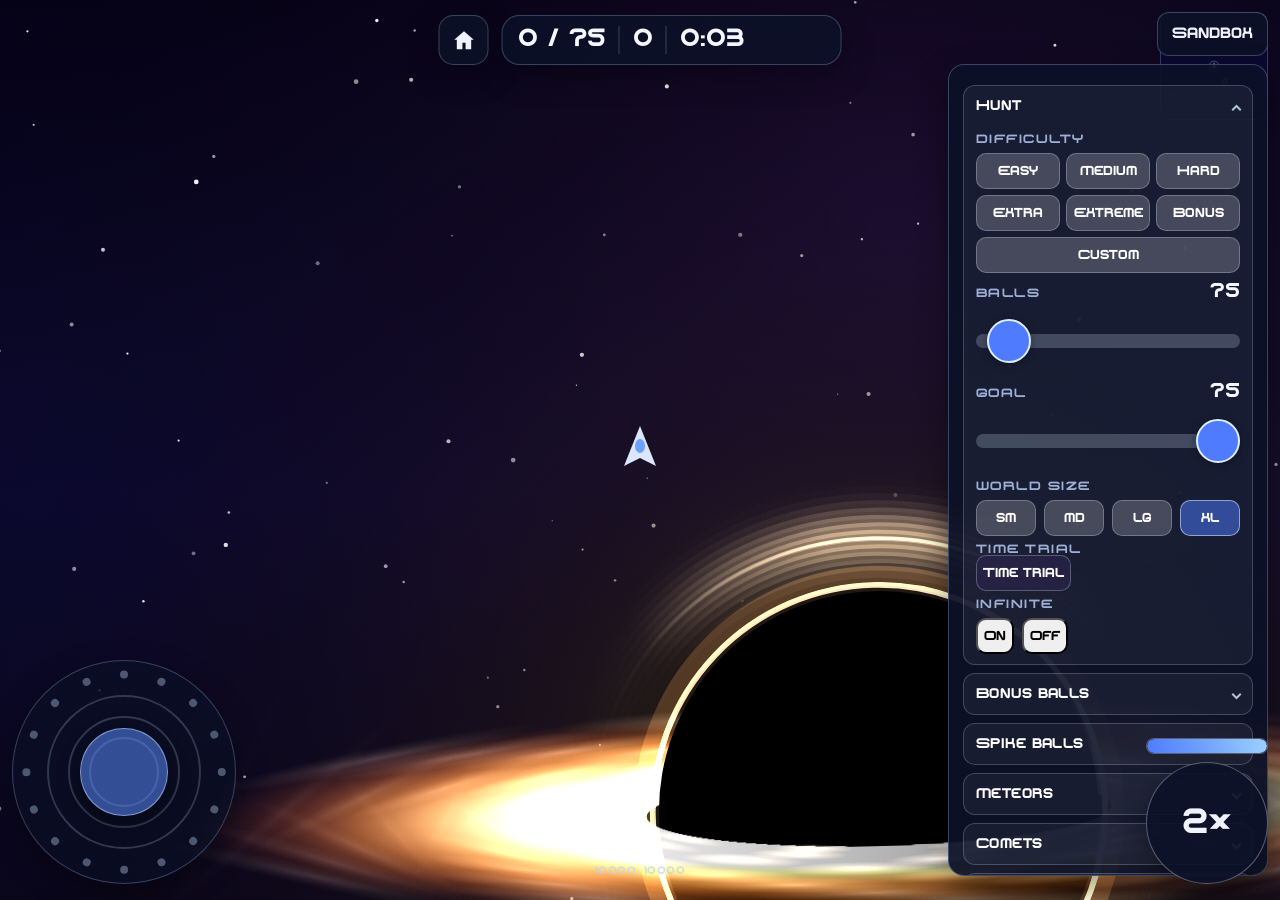
<file: playground.html>
<!DOCTYPE html>
<html lang="en">
<head>
    <meta charset="UTF-8">
    <meta name="viewport" content="width=device-width, initial-scale=1, minimum-scale=1, maximum-scale=1, user-scalable=no, viewport-fit=cover">
    <script>
        function blockSafariZoom(event) { event.preventDefault(); }
        document.addEventListener("gesturestart", blockSafariZoom, { passive: false });
        document.addEventListener("gesturechange", blockSafariZoom, { passive: false });
        document.addEventListener("gestureend", blockSafariZoom, { passive: false });
    </script>
    <meta name="apple-mobile-web-app-capable" content="yes">
    <meta name="apple-mobile-web-app-title" content="Space Hunt">
    <meta name="apple-mobile-web-app-status-bar-style" content="black-translucent">
    <meta name="mobile-web-app-capable" content="yes">
    <meta name="theme-color" content="#050217">
    <meta name="description" content="Fly through space and collect glowing balls.">
    <title>Sandbox · Harlie Space Hunt</title>
    <link rel="manifest" href="manifest.webmanifest">
    <link rel="icon" href="public/favicon_io/favicon.ico" sizes="any">
    <link rel="icon" type="image/png" sizes="32x32" href="public/favicon_io/favicon-32x32.png">
    <link rel="icon" type="image/png" sizes="16x16" href="public/favicon_io/favicon-16x16.png">
    <link rel="apple-touch-icon" href="public/favicon_io/apple-touch-icon.png">
    <link rel="stylesheet" href="game.css">
</head>
<body class="playground playground-open">
    <canvas id="game" aria-label="Space hunt play area"></canvas>
    <div class="spike-flash" id="spike-flash" aria-hidden="true"></div>

    <div class="hud-cluster">
        <button type="button" class="settings-btn" id="go-home" aria-label="Home">
            <svg viewBox="0 0 24 24" aria-hidden="true">
                <path fill="currentColor" d="M12 3.1 2.6 11.2h2.5v9.1h5.4v-6.1h3v6.1h5.4v-9.1h2.5L12 3.1z"/>
            </svg>
        </button>
        <section class="panel hud-stats" aria-live="polite" aria-label="Score and time">
            <div class="hud-stats-row">
                <p class="value" aria-label="Found"><span id="found-count">0</span> / <span id="goal-count">75</span></p>
                <p class="value hud-score" id="play-score" aria-label="Score">0</p>
                <p class="value hud-timer" id="play-timer" aria-label="Play time">0:00</p>
            </div>
        </section>
        <button type="button" class="settings-btn play-settings" id="play-settings" aria-label="Settings">
            <svg viewBox="0 0 24 24" aria-hidden="true">
                <path fill="currentColor" d="M19.14 12.94c.04-.31.06-.63.06-.94s-.02-.63-.06-.94l2.03-1.58a.5.5 0 0 0 .12-.64l-1.92-3.32a.5.5 0 0 0-.6-.22l-2.39.96c-.5-.38-1.03-.7-1.62-.94l-.36-2.54a.49.49 0 0 0-.49-.42h-3.84a.49.49 0 0 0-.49.42l-.36 2.54c-.59.24-1.13.56-1.62.94l-2.39-.96a.5.5 0 0 0-.6.22L2.74 8.84a.5.5 0 0 0 .12.64l2.03 1.58c-.04.31-.06.62-.06.94s.02.63.06.94L2.86 14.52a.5.5 0 0 0-.12.64l1.92 3.32c.14.24.41.34.6.22l2.39-.96c.5.38 1.03.7 1.62.94l.36 2.54c.05.24.25.42.49.42h3.84c.24 0 .44-.18.49-.42l.36-2.54c.59-.24 1.13-.56 1.62-.94l2.39.96c.22.09.49 0 .6-.22l1.92-3.32a.5.5 0 0 0-.12-.64l-2.03-1.58ZM12 15.6A3.6 3.6 0 1 1 12 8.4a3.6 3.6 0 0 1 0 7.2Z"/>
            </svg>
        </button>
    </div>

    <div class="playground-dock">
        <button type="button" class="playground-toggle" id="playground-toggle" aria-expanded="true" aria-controls="playground-panel">Sandbox</button>
        <div class="playground-panel" id="playground-panel">
            <details class="settings-fold" open>
                <summary>Hunt</summary>
                <div class="settings-fold-body">
                    <section class="settings-block">
                        <p class="label">Difficulty</p>
                        <div class="diff-choices" role="group" aria-label="Difficulty">
                            <button type="button" class="diff-btn" data-diff="easy">Easy</button>
                            <button type="button" class="diff-btn" data-diff="medium">Medium</button>
                            <button type="button" class="diff-btn" data-diff="hard">Hard</button>
                            <button type="button" class="diff-btn" data-diff="extra">Extra</button>
                            <button type="button" class="diff-btn" data-diff="extreme">Extreme</button>
                            <button type="button" class="diff-btn" data-diff="bonus">Bonus</button>
                            <button type="button" class="diff-btn" data-diff="custom">Custom</button>
                        </div>
                    </section>
                    <section class="settings-block">
                        <div class="settings-heading">
                            <p class="label">Balls</p>
                            <p class="value"><span data-pg-value="balls">75</span></p>
                        </div>
                        <input type="range" data-pg-range="balls" min="25" max="1000" step="5" value="75" aria-label="Balls in the game">
                    </section>
                    <section class="settings-block">
                        <div class="settings-heading">
                            <p class="label">Goal</p>
                            <p class="value"><span data-pg-value="goal">75</span></p>
                        </div>
                        <input type="range" data-pg-range="goal" min="5" max="1000" step="5" value="75" aria-label="Balls to win">
                    </section>
                    <section class="settings-block">
                        <p class="label">World size</p>
                        <div class="world-sizes" role="group" aria-label="World size">
                            <button type="button" class="world-btn" data-world="5000" data-size="sm">sm</button>
                            <button type="button" class="world-btn" data-world="10000" data-size="md">md</button>
                            <button type="button" class="world-btn" data-world="15000" data-size="lg">lg</button>
                            <button type="button" class="world-btn" data-world="20000" data-size="xl">xl</button>
                        </div>
                    </section>
                    <section class="settings-block">
                        <p class="label">Time trial</p>
                        <button type="button" class="trial-toggle" id="trial-toggle" aria-pressed="false">Time trial</button>
                        <div class="trial-times hidden" id="trial-times" role="group" aria-label="Time trial length">
                            <button type="button" class="trial-btn" data-trial="60000">1 min</button>
                            <button type="button" class="trial-btn" data-trial="300000">5 min</button>
                            <button type="button" class="trial-btn" data-trial="600000">10 min</button>
                        </div>
                    </section>
                    <section class="settings-block">
                        <p class="label">Infinite</p>
                        <div class="pulse-choices" role="group" aria-label="Infinite hunt">
                            <button type="button" class="infinite-btn" data-infinite="on">On</button>
                            <button type="button" class="infinite-btn is-on" data-infinite="off">Off</button>
                        </div>
                    </section>
                </div>
            </details>
            <details class="settings-fold">
                <summary>Bonus balls</summary>
                <div class="settings-fold-body">
                    <section class="settings-block">
                        <div class="settings-heading">
                            <p class="label">Count</p>
                            <p class="value"><span data-pg-value="bonusBalls">0</span></p>
                        </div>
                        <input type="range" data-pg-range="bonusBalls" min="0" max="1000" step="1" value="0" aria-label="Bonus balls">
                    </section>
                    <section class="settings-block">
                        <div class="settings-heading">
                            <p class="label">Multiplier</p>
                            <p class="value zoom-value">
                                <input type="text" class="bonus-mul-input" value="2" inputmode="numeric" enterkeyhint="done" autocomplete="off" spellcheck="false" aria-label="Bonus ball multiplier">
                                <span aria-hidden="true">×</span>
                            </p>
                        </div>
                        <input type="range" data-pg-range="bonusMul" min="2" max="126" step="1" value="2" aria-label="Bonus ball multiplier">
                    </section>
                </div>
            </details>
            <details class="settings-fold giant-hide">
                <summary>Spike balls</summary>
                <div class="settings-fold-body">
                    <section class="settings-block preset-only">
                        <p class="label">Spike balls</p>
                        <div class="pulse-choices" role="group" aria-label="Spike balls">
                            <button type="button" class="spike-btn" data-spikes="on">On</button>
                            <button type="button" class="spike-btn" data-spikes="off">Off</button>
                        </div>
                    </section>
                    <section class="settings-block custom-only hidden">
                        <div class="settings-heading">
                            <p class="label">Count</p>
                            <p class="value"><span data-pg-value="spikes">11</span></p>
                        </div>
                        <input type="range" data-pg-range="spikes" min="0" max="1000" step="1" value="11" aria-label="Spike balls">
                    </section>
                </div>
            </details>
            <details class="settings-fold giant-hide">
                <summary>Meteors</summary>
                <div class="settings-fold-body">
                    <section class="settings-block preset-only">
                        <p class="label">Meteors</p>
                        <div class="pulse-choices" role="group" aria-label="Meteors">
                            <button type="button" class="meteor-btn" data-meteor="on">On</button>
                            <button type="button" class="meteor-btn" data-meteor="off">Off</button>
                        </div>
                    </section>
                    <section class="settings-block custom-only hidden">
                        <div class="settings-heading">
                            <p class="label">Count</p>
                            <p class="value"><span data-pg-value="meteors">1</span></p>
                        </div>
                        <input type="range" data-pg-range="meteors" min="0" max="20" step="1" value="1" aria-label="Meteors on the board">
                    </section>
                    <section class="settings-block custom-only hidden">
                        <div class="settings-heading">
                            <p class="label">Speed</p>
                            <p class="value"><span data-pg-value="meteorSpeed">1×</span></p>
                        </div>
                        <input type="range" data-pg-range="meteorSpeed" min="0" max="10" step="0.1" value="1" aria-label="Meteor speed">
                    </section>
                </div>
            </details>
            <details class="settings-fold custom-only hidden giant-hide">
                <summary>Comets</summary>
                <div class="settings-fold-body">
                    <section class="settings-block">
                        <div class="settings-heading">
                            <p class="label">Count</p>
                            <p class="value"><span data-pg-value="comets">0</span></p>
                        </div>
                        <input type="range" data-pg-range="comets" min="0" max="300" step="1" value="0" aria-label="Comets on the board">
                    </section>
                    <section class="settings-block">
                        <div class="settings-heading">
                            <p class="label">Points</p>
                            <p class="value"><span data-pg-value="cometPoints">60,000</span></p>
                        </div>
                        <input type="range" data-pg-range="cometPoints" min="0" max="3000000" step="10000" value="60000" aria-label="Points per comet">
                    </section>
                    <section class="settings-block">
                        <div class="settings-heading">
                            <p class="label">Speed</p>
                            <p class="value"><span data-pg-value="cometSpeed">1×</span></p>
                        </div>
                        <input type="range" data-pg-range="cometSpeed" min="0" max="10" step="0.1" value="1" aria-label="Comet speed">
                    </section>
                </div>
            </details>
            <details class="settings-fold custom-only hidden giant-hide">
                <summary>Neutron stars</summary>
                <div class="settings-fold-body">
                    <section class="settings-block">
                        <div class="settings-heading">
                            <p class="label">Pairs</p>
                            <p class="value"><span data-pg-value="neutrons">5</span></p>
                        </div>
                        <input type="range" data-pg-range="neutrons" min="0" max="20" step="1" value="5" aria-label="Neutron star pairs">
                    </section>
                    <section class="settings-block">
                        <div class="settings-heading">
                            <p class="label">Speed</p>
                            <p class="value"><span data-pg-value="neutronSpeed">1×</span></p>
                        </div>
                        <input type="range" data-pg-range="neutronSpeed" min="0" max="10" step="0.1" value="1" aria-label="Neutron star speed">
                    </section>
                </div>
            </details>
            <details class="settings-fold custom-only hidden giant-hide">
                <summary>Supernovas</summary>
                <div class="settings-fold-body">
                    <section class="settings-block">
                        <div class="settings-heading">
                            <p class="label">Count</p>
                            <p class="value"><span data-pg-value="novas">3</span></p>
                        </div>
                        <input type="range" data-pg-range="novas" min="0" max="20" step="1" value="3" aria-label="Supernovas on the board">
                    </section>
                </div>
            </details>
            <details class="settings-fold">
                <summary>Ship</summary>
                <div class="settings-fold-body">
                    <section class="settings-block custom-only hidden">
                        <div class="settings-heading">
                            <p class="label">Speed</p>
                            <p class="value"><span data-pg-value="shipSpeed">1×</span></p>
                        </div>
                        <input type="range" data-pg-range="shipSpeed" min="0" max="10" step="0.1" value="1" aria-label="Ship speed">
                    </section>
                    <section class="settings-block custom-only hidden">
                        <div class="settings-heading">
                            <p class="label">Planet orbit</p>
                            <p class="value"><span data-pg-value="cargoSpeed">1×</span></p>
                        </div>
                        <input type="range" data-pg-range="cargoSpeed" min="0" max="10" step="0.1" value="1" aria-label="Orbiting planet speed">
                    </section>
                    <section class="settings-block">
                        <p class="label">Infinite fuel</p>
                        <div class="pulse-choices" role="group" aria-label="Infinite fuel">
                            <button type="button" class="fuel-btn" data-fuel="on">On</button>
                            <button type="button" class="fuel-btn" data-fuel="off">Off</button>
                        </div>
                    </section>
                    <section class="settings-block">
                        <div class="settings-heading">
                            <p class="label">Zoom</p>
                            <p class="value zoom-value">
                                <input type="text" class="zoom-input" value="1" inputmode="decimal" enterkeyhint="done" autocomplete="off" spellcheck="false" aria-label="Camera zoom amount">
                                <span aria-hidden="true">×</span>
                            </p>
                        </div>
                        <input type="range" data-pg-range="zoom" min="0" max="11" step="1" value="2" aria-label="Camera zoom">
                    </section>
                    <section class="settings-block">
                        <p class="label">Ship</p>
                        <div class="ship-choices playground-ships" role="group" aria-label="Ship">
                            <button type="button" class="ship-btn" data-ship="classic" aria-label="Classic ship">
                                <svg viewBox="0 0 32 40" aria-hidden="true"><path fill="#dce7ff" d="M16 2 30 34 16 26 2 34Z"/><ellipse fill="#6aa2ff" cx="16" cy="18" rx="4" ry="5.5"/></svg>
                            </button>
                            <button type="button" class="ship-btn" data-ship="ship-1" aria-label="Crew ship"><img src="public/images/ships/ship-1.webp" alt=""></button>
                            <button type="button" class="ship-btn" data-ship="cat" aria-label="Cat ship"><img src="public/images/ships/cat.webp" alt=""></button>
                            <button type="button" class="ship-btn" data-ship="wolf" aria-label="Wolf ship"><img src="public/images/ships/wolf.webp" alt=""></button>
                            <button type="button" class="ship-btn" data-ship="cube" aria-label="Cube ship"><img src="public/images/ships/cube.webp" alt=""></button>
                            <button type="button" class="ship-btn" data-ship="hello-kitty" aria-label="Hello Kitty ship"><img src="public/images/ships/hello-kitty.webp" alt=""></button>
                            <button type="button" class="ship-btn" data-ship="ufo" aria-label="UFO ship"><img src="public/images/ships/ufo.webp" alt=""></button>
                            <button type="button" class="ship-btn" data-ship="harlie" aria-label="Harlie ship"><img src="public/images/ships/harlie.webp" alt=""></button>
                            <button type="button" class="ship-btn" data-ship="selah" aria-label="Selah ship"><img src="public/images/ships/selah.webp" alt=""></button>
                            <button type="button" class="ship-btn" data-ship="guitar" aria-label="Guitar ship"><img src="public/images/ships/guitar.webp" alt=""></button>
                            <button type="button" class="ship-btn" data-ship="selah-harlie" aria-label="Selah and Harlie ship"><img src="public/images/ships/selah-harlie.webp" alt=""></button>
                            <button type="button" class="ship-btn" data-ship="harlie-ship-1" aria-label="Harlie ship 1"><img src="public/images/ships/harlie-ship-1.webp" alt=""></button>
                            <button type="button" class="ship-btn" data-ship="papa" aria-label="Papa ship"><img src="public/images/ships/papa.webp" alt=""></button>
                            <button type="button" class="ship-btn" data-ship="jj" aria-label="JJ ship"><img src="public/images/ships/jj.webp" alt=""></button>
                            <button type="button" class="ship-btn" data-ship="firefly" aria-label="Firefly ship"><img src="public/images/ships/firefly.webp" alt=""></button>
                            <button type="button" class="ship-btn" data-ship="firefly-2" aria-label="Firefly 2 ship"><img src="public/images/ships/firefly-2.webp" alt=""></button>
                            <button type="button" class="ship-btn" data-ship="solar-system" aria-label="Solar system ship"><img src="public/images/ships/solar-system-ship.png" alt=""></button>
                            <button type="button" class="ship-btn" data-ship="harlie-ship-2" aria-label="Harlie ship 2"><img src="public/images/ships/harlie-ship-2.png" alt=""></button>
                        </div>
                    </section>
                </div>
            </details>
            <section class="settings-block custom-only hidden">
                <button type="button" class="settings-defaults custom-reset">Reset defaults</button>
            </section>
            <details class="settings-fold">
                <summary>Visuals</summary>
                <div class="settings-fold-body">
                    <section class="settings-block">
                        <p class="label">Colors</p>
                        <div class="palette-choices" role="group" aria-label="Color palette">
                            <button type="button" class="palette-btn" data-palette="rainbow">Rainbow</button>
                            <button type="button" class="palette-btn" data-palette="space">Space</button>
                            <button type="button" class="palette-btn" data-palette="dark">Dark</button>
                        </div>
                    </section>
                    <section class="settings-block">
                        <p class="label">Pulse</p>
                        <div class="pulse-choices" role="group" aria-label="Ball pulse">
                            <button type="button" class="pulse-btn" data-pulse="on">On</button>
                            <button type="button" class="pulse-btn" data-pulse="off">Off</button>
                        </div>
                    </section>
                    <section class="settings-block">
                        <p class="label">Nebula</p>
                        <div class="pulse-choices" role="group" aria-label="Nebula">
                            <button type="button" class="nebula-btn" data-nebula="on">On</button>
                            <button type="button" class="nebula-btn" data-nebula="off">Off</button>
                        </div>
                    </section>
                    <section class="settings-block">
                        <p class="label">Moving stars</p>
                        <div class="pulse-choices" role="group" aria-label="Moving stars">
                            <button type="button" class="star-btn" data-stars="on">On</button>
                            <button type="button" class="star-btn" data-stars="off">Off</button>
                        </div>
                    </section>
                    <section class="settings-block">
                        <p class="label">Background</p>
                        <div class="pulse-choices" role="group" aria-label="Background">
                            <button type="button" class="sky-btn" data-sky="stars">Stars</button>
                            <button type="button" class="sky-btn" data-sky="galaxies">Galaxies</button>
                        </div>
                    </section>
                </div>
            </details>
            <details class="settings-fold">
                <summary>Audio</summary>
                <div class="settings-fold-body">
                    <section class="settings-block">
                        <p class="label">Audio</p>
                        <div class="pulse-choices" role="group" aria-label="Audio">
                            <button type="button" class="audio-btn" data-audio="on">On</button>
                            <button type="button" class="audio-btn" data-audio="off">Off</button>
                        </div>
                    </section>
                    <section class="settings-block">
                        <div class="settings-heading">
                            <p class="label">Volume</p>
                            <p class="value"><span data-pg-value="volume">100</span></p>
                        </div>
                        <input type="range" data-pg-range="volume" min="0" max="100" step="1" value="100" aria-label="Volume">
                    </section>
                </div>
            </details>
            <button type="button" class="playground-restart" id="playground-restart">Restart world</button>
        </div>
    </div>

    <p class="coords" id="coords">0, 0</p>

    <div class="controls">
        <div class="joystick" id="joystick" role="application" aria-label="Ship joystick">
            <div class="joystick-base">
                <span class="joystick-ring" data-ring="slow"></span>
                <span class="joystick-ring" data-ring="medium"></span>
                <span class="joystick-ring" data-ring="fast"></span>
                <div class="joystick-knob" id="joystick-knob"></div>
            </div>
        </div>
        <div class="boost-wrap">
            <div class="boost-fuel" role="meter" aria-label="Boost fuel" aria-valuemin="0" aria-valuemax="100" aria-valuenow="100">
                <div class="boost-fuel-fill" id="boost-fuel"></div>
            </div>
            <button type="button" class="boost-btn" id="boost-btn" aria-pressed="false" aria-label="Hold to double ship speed">2×</button>
        </div>
    </div>

    <div class="minimap-stage" id="minimap-stage">
        <canvas id="minimap" class="minimap" aria-label="Minimap, tap to expand" role="button" aria-pressed="false"></canvas>
        <button type="button" class="minimap-close hidden" id="minimap-close" aria-label="Close map">×</button>
    </div>

    <div class="settings-overlay hidden" id="settings-menu" role="dialog" aria-modal="true" aria-labelledby="settings-title">
        <div class="settings-sheet">
            <div class="settings-head">
                <button type="button" class="settings-back hidden" id="settings-back">Back</button>
                <h1 id="settings-title">Settings</h1>
                <button type="button" class="settings-close" id="settings-close" aria-label="Close settings">×</button>
            </div>

            <div class="settings-body">
            <div class="settings-nav" id="settings-nav">
                <button type="button" class="settings-cat" data-panel="user">User settings</button>
                <button type="button" class="settings-cat" data-panel="game">Game settings</button>
                <button type="button" class="settings-cat" data-panel="audio">Volume</button>
                <button type="button" class="settings-cat" data-panel="visuals">Visuals</button>
            </div>

            <div class="settings-panel hidden" data-panel="user">
                <section class="settings-block">
                    <p class="label">Username</p>
                    <input type="text" class="username-input" id="username-input" maxlength="20" autocomplete="username" enterkeyhint="done" spellcheck="false" placeholder="Pilot" aria-label="Username">
                </section>
                <section class="settings-block">
                    <button type="button" class="settings-board" id="settings-board">Leaderboard</button>
                </section>
                <section class="settings-block">
                    <button type="button" class="settings-reset" id="settings-reset">Reset progress</button>
                </section>
            </div>

            <div class="settings-panel hidden" data-panel="game">
                <details class="settings-fold" open>
                    <summary>Hunt</summary>
                    <div class="settings-fold-body">
                        <section class="settings-block">
                            <p class="label">Difficulty</p>
                            <div class="diff-choices" role="group" aria-label="Difficulty">
                                <button type="button" class="diff-btn" data-diff="easy">Easy</button>
                                <button type="button" class="diff-btn" data-diff="medium">Medium</button>
                                <button type="button" class="diff-btn" data-diff="hard">Hard</button>
                                <button type="button" class="diff-btn" data-diff="extra">Extra hard</button>
                                <button type="button" class="diff-btn" data-diff="extreme">Extreme</button>
                                <button type="button" class="diff-btn" data-diff="bonus">Bonus</button>
                                <button type="button" class="diff-btn" data-diff="custom">Custom</button>
                            </div>
                        </section>
                        <section class="settings-block">
                            <div class="settings-heading">
                                <p class="label">Balls</p>
                                <p class="value"><span id="balls-slider-value">75</span></p>
                            </div>
                            <input type="range" id="balls-slider" min="25" max="1000" step="5" value="75" aria-label="Balls in the game">
                        </section>
                        <section class="settings-block">
                            <div class="settings-heading">
                                <p class="label">Goal</p>
                                <p class="value"><span id="goal-slider-value">75</span></p>
                            </div>
                            <input type="range" id="goal-slider" min="5" max="1000" step="5" value="75" aria-label="Balls to win">
                        </section>
                        <section class="settings-block">
                            <p class="label">World size</p>
                            <div class="world-sizes" role="group" aria-label="World size">
                                <button type="button" class="world-btn" data-world="5000" data-size="sm">sm</button>
                                <button type="button" class="world-btn" data-world="10000" data-size="md">md</button>
                                <button type="button" class="world-btn" data-world="15000" data-size="lg">lg</button>
                                <button type="button" class="world-btn is-on" data-world="20000" data-size="xl">xl</button>
                            </div>
                        </section>
                        <section class="settings-block bonus-only hidden">
                            <div class="settings-heading">
                                <p class="label">Multiplier</p>
                                <p class="value zoom-value">
                                    <input type="text" class="bonus-mul-input" id="bonus-mul-input" value="2" inputmode="numeric" enterkeyhint="done" autocomplete="off" spellcheck="false" aria-label="Bonus ball multiplier">
                                    <span aria-hidden="true">×</span>
                                </p>
                            </div>
                            <input type="range" id="bonus-mul-slider" min="2" max="126" step="1" value="2" aria-label="Bonus ball multiplier">
                        </section>
                    </div>
                </details>
                <details class="settings-fold giant-hide">
                    <summary>Spike balls</summary>
                    <div class="settings-fold-body">
                        <section class="settings-block preset-only">
                            <p class="label">Spike balls</p>
                            <div class="pulse-choices" role="group" aria-label="Spike balls">
                                <button type="button" class="spike-btn is-on" data-spikes="on">On</button>
                                <button type="button" class="spike-btn" data-spikes="off">Off</button>
                            </div>
                        </section>
                        <section class="settings-block custom-only hidden">
                            <div class="settings-heading">
                                <p class="label">Count</p>
                                <p class="value"><span id="spikes-slider-value">11</span></p>
                            </div>
                            <input type="range" id="spikes-slider" min="0" max="1000" step="1" value="11" aria-label="Spike balls">
                        </section>
                    </div>
                </details>
                <details class="settings-fold giant-hide">
                    <summary>Meteors</summary>
                    <div class="settings-fold-body">
                        <section class="settings-block preset-only">
                            <p class="label">Meteors</p>
                            <div class="pulse-choices" role="group" aria-label="Meteors">
                                <button type="button" class="meteor-btn is-on" data-meteor="on">On</button>
                                <button type="button" class="meteor-btn" data-meteor="off">Off</button>
                            </div>
                        </section>
                        <section class="settings-block custom-only hidden">
                            <div class="settings-heading">
                                <p class="label">Count</p>
                                <p class="value"><span id="meteor-slider-value">1</span></p>
                            </div>
                            <input type="range" id="meteor-slider" min="0" max="20" step="1" value="1" aria-label="Meteors on the board">
                        </section>
                        <section class="settings-block custom-only hidden">
                            <div class="settings-heading">
                                <p class="label">Speed</p>
                                <p class="value"><span id="meteor-speed-slider-value">1×</span></p>
                            </div>
                            <input type="range" id="meteor-speed-slider" min="0" max="10" step="0.1" value="1" aria-label="Meteor speed">
                        </section>
                    </div>
                </details>
                <details class="settings-fold custom-only hidden giant-hide">
                    <summary>Comets</summary>
                    <div class="settings-fold-body">
                        <section class="settings-block">
                            <div class="settings-heading">
                                <p class="label">Count</p>
                                <p class="value"><span id="comet-slider-value">0</span></p>
                            </div>
                            <input type="range" id="comet-slider" min="0" max="300" step="1" value="0" aria-label="Comets on the board">
                        </section>
                        <section class="settings-block">
                            <div class="settings-heading">
                                <p class="label">Points</p>
                                <p class="value"><span id="comet-points-slider-value">60,000</span></p>
                            </div>
                            <input type="range" id="comet-points-slider" min="0" max="3000000" step="10000" value="60000" aria-label="Points per comet">
                        </section>
                        <section class="settings-block">
                            <div class="settings-heading">
                                <p class="label">Speed</p>
                                <p class="value"><span id="comet-speed-slider-value">1×</span></p>
                            </div>
                            <input type="range" id="comet-speed-slider" min="0" max="10" step="0.1" value="1" aria-label="Comet speed">
                        </section>
                    </div>
                </details>
                <details class="settings-fold custom-only hidden giant-hide">
                    <summary>Neutron stars</summary>
                    <div class="settings-fold-body">
                        <section class="settings-block">
                            <div class="settings-heading">
                                <p class="label">Pairs</p>
                                <p class="value"><span id="neutron-slider-value">5</span></p>
                            </div>
                            <input type="range" id="neutron-slider" min="0" max="20" step="1" value="5" aria-label="Neutron star pairs">
                        </section>
                        <section class="settings-block">
                            <div class="settings-heading">
                                <p class="label">Speed</p>
                                <p class="value"><span id="neutron-speed-slider-value">1×</span></p>
                            </div>
                            <input type="range" id="neutron-speed-slider" min="0" max="10" step="0.1" value="1" aria-label="Neutron star speed">
                        </section>
                    </div>
                </details>
                <details class="settings-fold custom-only hidden giant-hide">
                    <summary>Supernovas</summary>
                    <div class="settings-fold-body">
                        <section class="settings-block">
                            <div class="settings-heading">
                                <p class="label">Count</p>
                                <p class="value"><span id="nova-slider-value">3</span></p>
                            </div>
                            <input type="range" id="nova-slider" min="0" max="20" step="1" value="3" aria-label="Supernovas on the board">
                        </section>
                    </div>
                </details>
                <details class="settings-fold">
                    <summary>Ship</summary>
                    <div class="settings-fold-body">
                        <section class="settings-block custom-only hidden">
                            <div class="settings-heading">
                                <p class="label">Speed</p>
                                <p class="value"><span id="ship-speed-slider-value">1×</span></p>
                            </div>
                            <input type="range" id="ship-speed-slider" min="0" max="10" step="0.1" value="1" aria-label="Ship speed">
                        </section>
                        <section class="settings-block custom-only hidden">
                            <div class="settings-heading">
                                <p class="label">Planet orbit</p>
                                <p class="value"><span id="cargo-speed-slider-value">1×</span></p>
                            </div>
                            <input type="range" id="cargo-speed-slider" min="0" max="10" step="0.1" value="1" aria-label="Orbiting planet speed">
                        </section>
                        <section class="settings-block">
                            <p class="label">Infinite fuel</p>
                            <div class="pulse-choices" role="group" aria-label="Infinite fuel">
                                <button type="button" class="fuel-btn" data-fuel="on">On</button>
                                <button type="button" class="fuel-btn is-on" data-fuel="off">Off</button>
                            </div>
                        </section>
                        <section class="settings-block">
                            <div class="settings-heading">
                                <p class="label">Zoom</p>
                                <p class="value zoom-value">
                                    <input type="text" class="zoom-input" id="zoom-input" value="1" inputmode="decimal" enterkeyhint="done" autocomplete="off" spellcheck="false" aria-label="Camera zoom amount">
                                    <span aria-hidden="true">×</span>
                                </p>
                            </div>
                            <input type="range" id="zoom-slider" min="0" max="11" step="1" value="2" aria-label="Camera zoom">
                        </section>
                    </div>
                </details>
                <section class="settings-block custom-only hidden">
                    <button type="button" class="settings-defaults custom-reset">Reset defaults</button>
                </section>
            </div>

            <div class="settings-panel hidden" data-panel="audio">
                <section class="settings-block">
                    <p class="label">Audio</p>
                    <div class="pulse-choices" role="group" aria-label="Audio">
                        <button type="button" class="audio-btn is-on" data-audio="on">On</button>
                        <button type="button" class="audio-btn" data-audio="off">Off</button>
                    </div>
                </section>
                <section class="settings-block">
                    <div class="settings-heading">
                        <p class="label">Volume</p>
                        <p class="value"><span id="volume-slider-value">100</span></p>
                    </div>
                    <input type="range" id="volume-slider" min="0" max="100" step="1" value="100" aria-label="Volume">
                </section>
            </div>

            <div class="settings-panel hidden" data-panel="visuals">
                <section class="settings-block">
                    <p class="label">Fullscreen</p>
                    <div class="fullscreen-choices" role="group" aria-label="Fullscreen">
                        <button type="button" class="fullscreen-btn" data-fullscreen="on">On</button>
                        <button type="button" class="fullscreen-btn is-on" data-fullscreen="off">Off</button>
                    </div>
                </section>
                <section class="settings-block">
                    <p class="label">Colors</p>
                    <div class="palette-choices" role="group" aria-label="Color palette">
                        <button type="button" class="palette-btn" data-palette="rainbow">Rainbow</button>
                        <button type="button" class="palette-btn is-on" data-palette="space">Space</button>
                        <button type="button" class="palette-btn" data-palette="dark">Dark</button>
                    </div>
                </section>
                <section class="settings-block">
                    <p class="label">Pulse</p>
                    <div class="pulse-choices" role="group" aria-label="Ball pulse">
                        <button type="button" class="pulse-btn" data-pulse="on">On</button>
                        <button type="button" class="pulse-btn is-on" data-pulse="off">Off</button>
                    </div>
                </section>
                <section class="settings-block">
                    <p class="label">Nebula</p>
                    <div class="pulse-choices" role="group" aria-label="Nebula">
                        <button type="button" class="nebula-btn is-on" data-nebula="on">On</button>
                        <button type="button" class="nebula-btn" data-nebula="off">Off</button>
                    </div>
                </section>
                <section class="settings-block">
                    <p class="label">Moving stars</p>
                    <div class="pulse-choices" role="group" aria-label="Moving stars">
                        <button type="button" class="star-btn is-on" data-stars="on">On</button>
                        <button type="button" class="star-btn" data-stars="off">Off</button>
                    </div>
                </section>
                <section class="settings-block">
                    <p class="label">Background</p>
                    <div class="pulse-choices" role="group" aria-label="Background">
                        <button type="button" class="sky-btn is-on" data-sky="stars">Stars</button>
                        <button type="button" class="sky-btn" data-sky="galaxies">Galaxies</button>
                    </div>
                </section>
                <section class="settings-block">
                    <div class="settings-heading">
                        <p class="label">Lifetime</p>
                        <p class="value" id="lifetime-points" aria-label="Lifetime points">0</p>
                    </div>
                    <p class="label">Locks</p>
                    <div class="pulse-choices" role="group" aria-label="Ship store prices">
                        <button type="button" class="req-btn is-on" data-req="on">On</button>
                        <button type="button" class="req-btn" data-req="off">Off</button>
                    </div>
                    <p class="label ship-picker-label">Store</p>
                    <div class="ship-choices" role="group" aria-label="Ship store">
                    <button type="button" class="ship-btn is-on" data-ship="classic" aria-label="Classic ship">
                        <svg viewBox="0 0 32 40" aria-hidden="true">
                            <path fill="#dce7ff" d="M16 2 30 34 16 26 2 34Z"/>
                            <ellipse fill="#6aa2ff" cx="16" cy="18" rx="4" ry="5.5"/>
                        </svg>
                    </button>
                    <button type="button" class="ship-btn is-locked" data-ship="ship-1" aria-label="Crew ship">
                        <img src="public/images/ships/ship-1.webp" alt="">
                        <span class="ship-lock">5,000</span>
                    </button>
                    <button type="button" class="ship-btn is-locked" data-ship="cat" aria-label="Cat ship">
                        <img src="public/images/ships/cat.webp" alt="">
                        <span class="ship-lock">7,500</span>
                    </button>
                    <button type="button" class="ship-btn is-locked" data-ship="wolf" aria-label="Wolf ship">
                        <img src="public/images/ships/wolf.webp" alt="">
                        <span class="ship-lock">11,250</span>
                    </button>
                    <button type="button" class="ship-btn is-locked" data-ship="cube" aria-label="Cube ship">
                        <img src="public/images/ships/cube.webp" alt="">
                        <span class="ship-lock">16,880</span>
                    </button>
                    <button type="button" class="ship-btn is-locked" data-ship="hello-kitty" aria-label="Hello Kitty ship">
                        <img src="public/images/ships/hello-kitty.webp" alt="">
                        <span class="ship-lock">25,320</span>
                    </button>
                    <button type="button" class="ship-btn is-locked" data-ship="ufo" aria-label="UFO ship">
                        <img src="public/images/ships/ufo.webp" alt="">
                        <span class="ship-lock">37,970</span>
                    </button>
                    <button type="button" class="ship-btn is-locked" data-ship="harlie" aria-label="Harlie ship">
                        <img src="public/images/ships/harlie.webp" alt="">
                        <span class="ship-lock">56,960</span>
                    </button>
                    <button type="button" class="ship-btn is-locked" data-ship="selah" aria-label="Selah ship">
                        <img src="public/images/ships/selah.webp" alt="">
                        <span class="ship-lock">85,430</span>
                    </button>
                    <button type="button" class="ship-btn is-locked" data-ship="guitar" aria-label="Guitar ship">
                        <img src="public/images/ships/guitar.webp" alt="">
                        <span class="ship-lock">128,150</span>
                    </button>
                    <button type="button" class="ship-btn is-locked" data-ship="selah-harlie" aria-label="Selah and Harlie ship">
                        <img src="public/images/ships/selah-harlie.webp" alt="">
                        <span class="ship-lock">192,220</span>
                    </button>
                    <button type="button" class="ship-btn is-locked" data-ship="harlie-ship-1" aria-label="Harlie ship 1">
                        <img src="public/images/ships/harlie-ship-1.webp" alt="">
                        <span class="ship-lock">288,330</span>
                    </button>
                    <button type="button" class="ship-btn is-locked" data-ship="papa" aria-label="Papa ship">
                        <img src="public/images/ships/papa.webp" alt="">
                        <span class="ship-lock">432,490</span>
                    </button>
                    <button type="button" class="ship-btn is-locked" data-ship="jj" aria-label="JJ ship">
                        <img src="public/images/ships/jj.webp" alt="">
                        <span class="ship-lock">648,740</span>
                    </button>
                    <button type="button" class="ship-btn is-locked" data-ship="firefly" aria-label="Firefly ship">
                        <img src="public/images/ships/firefly.webp" alt="">
                        <span class="ship-lock">973,100</span>
                    </button>
                    <button type="button" class="ship-btn is-locked" data-ship="firefly-2" aria-label="Firefly 2 ship">
                        <img src="public/images/ships/firefly-2.webp" alt="">
                        <span class="ship-lock">1,459,650</span>
                    </button>
                    <button type="button" class="ship-btn is-locked" data-ship="solar-system" aria-label="Solar system ship">
                        <img src="public/images/ships/solar-system-ship.png" alt="">
                        <span class="ship-lock">2,189,470</span>
                    </button>
                    <button type="button" class="ship-btn is-locked" data-ship="harlie-ship-2" aria-label="Harlie ship 2">
                        <img src="public/images/ships/harlie-ship-2.png" alt="">
                        <span class="ship-lock">3,284,210</span>
                    </button>
                    </div>
                </section>
            </div>
            </div>

            <div class="settings-actions">
                <button type="button" class="settings-home" id="settings-home">Home</button>
                <button type="button" class="settings-restart" id="settings-restart">Restart</button>
                <button type="button" class="settings-continue" id="settings-continue">Continue</button>
            </div>
        </div>
    </div>

    <div class="overlay hidden" id="buy-overlay" role="dialog" aria-modal="true" aria-labelledby="buy-title">
        <div class="win-card resume-card">
            <h1 id="buy-title">BUY SHIP?</h1>
            <p id="buy-copy">Spend points to own this ship?</p>
            <div class="resume-actions">
                <button type="button" id="buy-cancel">Cancel</button>
                <button type="button" class="resume-continue" id="buy-confirm">Buy</button>
            </div>
        </div>
    </div>

    <div class="overlay hidden" id="reset-overlay" role="dialog" aria-modal="true" aria-labelledby="reset-title">
        <div class="win-card resume-card">
            <h1 id="reset-title">RESET ALL?</h1>
            <p>This erases lifetime points, purchased ships, the leaderboard, and any game in progress.</p>
            <div class="resume-actions">
                <button type="button" id="reset-cancel">Cancel</button>
                <button type="button" class="reset-confirm" id="reset-confirm">Reset</button>
            </div>
        </div>
    </div>

    <div class="overlay hidden" id="resume-overlay" role="dialog" aria-modal="true" aria-labelledby="resume-title">
        <div class="win-card resume-card">
            <h1 id="resume-title">CONTINUE?</h1>
            <p id="resume-message">A game is in progress.</p>
            <div class="resume-actions">
                <button type="button" class="resume-new" id="resume-new">New game</button>
                <button type="button" class="resume-continue" id="resume-continue">Continue</button>
            </div>
        </div>
    </div>

    <div class="overlay hidden" id="board-overlay" role="dialog" aria-modal="true" aria-labelledby="board-title">
        <div class="win-card board-card">
            <div class="board-head">
                <button type="button" class="board-back" id="board-back">Back</button>
                <button type="button" class="board-close" id="board-close" aria-label="Close leaderboard">×</button>
            </div>
            <h1 id="board-title">SCORES</h1>
            <div class="board-table" id="board-table" role="table" aria-label="Leaderboard">
                <div class="board-cols" role="row">
                    <span class="board-rank">#</span>
                    <span class="board-name">Name</span>
                    <span class="board-score">Score</span>
                    <span class="board-time">Time</span>
                    <span class="board-date">Date</span>
                </div>
                <div class="board-list" id="board-list"></div>
            </div>
            <p class="board-empty hidden" id="board-empty">No wins yet.</p>
        </div>
    </div>

    <div class="overlay hidden" id="win-overlay">
        <div class="win-card">
            <h1 id="win-title">YOU WON</h1>
            <p class="win-score" id="win-score">0</p>
            <p id="win-message">You reached the goal.</p>
            <div class="win-actions">
                <button type="button" id="win-board">Leaderboard</button>
                <button type="button" id="win-home">Home</button>
            </div>
        </div>
    </div>

    <script src="game.js"></script>
</body>
</html>
</file>
<file: game.css>
@font-face {
    font-family: "Supreme Spike";
    src: url("public/fonts/SupremeSpike-KVO8D.otf") format("opentype");
    font-weight: 400 800;
    font-style: normal;
    font-display: swap;
}

*,
*::before,
*::after {
    box-sizing: border-box;
    -webkit-tap-highlight-color: transparent;
}

html,
body {
    margin: 0;
    width: 100%;
    height: 100%;
    width: 100dvw;
    height: 100dvh;
    overflow: hidden;
    position: fixed;
    background: #02010a;
    color: #f4f7ff;
    font-family: "Supreme Spike", sans-serif;
    touch-action: none;
    overscroll-behavior: none;
    text-size-adjust: 100%;
    -webkit-text-size-adjust: 100%;
    user-select: none;
    -webkit-user-select: none;
}

input,
textarea {
    user-select: text;
    -webkit-user-select: text;
}

html {
    --control-grow: clamp(1, calc(1 + 0.6 * (100vmin - 320px) / 448px), 1.6);
    --control-inset-x: clamp(0px, calc(100vw / 6 * (100vmin - 320px) / 448px - 100px), calc(100vw / 6 - 100px));
    --control-inset-y: clamp(0px, calc(100vh / 6 * (100vmin - 320px) / 448px - 50px), calc(100vh / 6 - 50px));
}

html.settings-open,
body.settings-open,
html.board-open,
body.board-open {
    touch-action: pan-y;
}

#game {
    display: block;
    position: fixed;
    inset: 0;
    width: 100%;
    height: 100%;
}

.spike-flash {
    position: fixed;
    inset: 0;
    z-index: 9;
    pointer-events: none;
    opacity: 0;
    background:
        radial-gradient(ellipse 90% 42% at 50% -8%, rgba(255, 48, 32, 0.72), transparent 62%),
        radial-gradient(ellipse 90% 42% at 50% 108%, rgba(160, 8, 18, 0.68), transparent 62%),
        radial-gradient(ellipse 42% 90% at -8% 50%, rgba(220, 24, 36, 0.58), transparent 62%),
        radial-gradient(ellipse 42% 90% at 108% 50%, rgba(220, 24, 36, 0.58), transparent 62%),
        radial-gradient(ellipse 50% 40% at 12% 18%, rgba(255, 90, 40, 0.28), transparent 70%),
        radial-gradient(ellipse 46% 36% at 88% 82%, rgba(120, 0, 16, 0.3), transparent 68%);
    filter: blur(16px);
}

.spike-flash.is-on {
    animation: spike-smoke 0.75s ease-out forwards;
}

@keyframes spike-smoke {
    0% { opacity: 0; }
    10% { opacity: 1; }
    100% { opacity: 0; }
}

.hud-cluster {
    position: fixed;
    top: max(20px, env(safe-area-inset-top));
    left: 50%;
    transform: translateX(-50%);
    z-index: 5;
    display: flex;
    align-items: center;
    gap: 15px;
    pointer-events: none;
}

.hud-stats {
    position: relative;
    display: flex;
    flex-direction: column;
    align-items: center;
    gap: 0;
    min-width: 0;
}

.hud-stats-row {
    display: flex;
    align-items: center;
    gap: 18px;
}

.panel,
.settings-btn,
.joystick-base,
.joystick-knob {
    background: rgba(12, 18, 40, 0.88);
    border: 1px solid rgba(170, 200, 255, 0.28);
    box-shadow: 0 10px 30px rgba(0, 0, 0, 0.35);
}

.panel {
    pointer-events: auto;
    border-radius: 22px;
    padding: 15px 20px;
    min-width: 0;
}

.hud-stats .value {
    margin: 0;
    font-size: 35px;
    font-variant-numeric: tabular-nums;
}

.hud-score,
.hud-timer {
    padding-left: 18px;
    border-left: 1px solid rgba(170, 200, 255, 0.28);
}

.hud-timer {
    flex: 0 0 8ch;
    width: 8ch;
    min-width: 8ch;
    white-space: nowrap;
    text-align: left;
}

.label {
    margin: 0;
    font-size: 12px;
    letter-spacing: 0.12em;
    text-transform: uppercase;
    color: #9eb0d6;
}

.value {
    margin: 2px 0 0;
    font-size: 28px;
    font-weight: 700;
    line-height: 1.1;
}

.settings-btn {
    position: relative;
    z-index: 5;
    pointer-events: auto;
    touch-action: manipulation;
    width: 70px;
    height: 70px;
    padding: 0;
    border-radius: 20px;
    color: #eef3ff;
    display: grid;
    place-items: center;
    line-height: 0;
    flex-shrink: 0;
}

.settings-btn svg {
    display: block;
    width: 35px;
    height: 35px;
    overflow: visible;
    pointer-events: none;
}

.settings-lite .settings-cat[data-panel="user"],
.settings-lite .settings-cat[data-panel="game"] {
    display: none;
}

.settings-overlay {
    position: fixed;
    inset: 0;
    z-index: 6;
    padding: max(16px, env(safe-area-inset-top)) max(16px, env(safe-area-inset-right)) max(16px, env(safe-area-inset-bottom)) max(16px, env(safe-area-inset-left));
    display: flex;
    flex-direction: column;
    align-items: center;
    justify-content: center;
    overflow: hidden;
    touch-action: pan-y;
    overscroll-behavior: contain;
    background:
        radial-gradient(ellipse 58% 42% at 16% 22%, rgba(148, 72, 210, 0.16), transparent 70%),
        radial-gradient(ellipse 48% 38% at 86% 18%, rgba(46, 118, 196, 0.12), transparent 68%),
        radial-gradient(ellipse 52% 40% at 74% 82%, rgba(210, 78, 148, 0.1), transparent 70%),
        radial-gradient(ellipse 46% 34% at 24% 88%, rgba(48, 168, 176, 0.1), transparent 66%),
        rgba(4, 8, 22, 0.34);
}

.settings-overlay.hidden {
    display: none;
}

.settings-sheet {
    display: flex;
    flex-direction: column;
    width: 600px;
    max-width: 100%;
    max-height: 100%;
    min-height: 0;
    overflow: hidden;
    touch-action: pan-y;
    border-radius: 28px;
    padding: 28px 24px 20px;
    background:
        radial-gradient(ellipse 80% 55% at 8% 0%, rgba(168, 96, 230, 0.14), transparent 58%),
        radial-gradient(ellipse 70% 50% at 100% 100%, rgba(40, 130, 200, 0.1), transparent 52%),
        linear-gradient(180deg, rgb(54, 55, 116), rgb(30, 11, 53));
    border: 1px solid rgba(220, 235, 255, 0.32);
    box-shadow: 0 16px 50px rgba(0, 0, 0, 0.22), inset 0 1px 0 rgba(255, 255, 255, 0.28);
}

.settings-head {
    display: flex;
    align-items: center;
    justify-content: space-between;
    gap: 12px;
    margin-bottom: 20px;
    flex-shrink: 0;
}

.settings-back {
    min-height: 48px;
    padding: 0 14px;
    flex-shrink: 0;
    border: 1px solid rgba(220, 235, 255, 0.28);
    border-radius: 14px;
    background: rgba(255, 255, 255, 0.1);
    color: #fff;
    font-size: 16px;
    font-weight: 700;
}

.settings-nav {
    display: flex;
    flex-direction: column;
    gap: 12px;
}

.settings-cat {
    min-height: 64px;
    border-radius: 16px;
    border: 1px solid rgba(220, 235, 255, 0.28);
    background: rgba(79, 124, 255, 0.5);
    color: #fff;
    font-size: 20px;
    font-weight: 700;
}

.settings-panel.hidden,
.settings-nav.hidden,
.settings-back.hidden {
    display: none;
}

.settings-sheet h1 {
    margin: 0;
    flex: 1;
    text-align: center;
    font-size: 40px;
}

.settings-close {
    width: 48px;
    height: 48px;
    flex-shrink: 0;
    padding: 0;
    border: 1px solid rgba(220, 235, 255, 0.28);
    border-radius: 14px;
    background: rgba(255, 255, 255, 0.1);
    color: #fff;
    font-size: 32px;
    line-height: 1;
}

.settings-body {
    flex: 1 1 auto;
    min-height: 0;
    overflow-x: hidden;
    overflow-y: auto;
    touch-action: pan-y;
    -webkit-overflow-scrolling: touch;
    overscroll-behavior: contain;
}

.settings-panel {
    min-height: min-content;
}

.settings-block {
    margin-bottom: 28px;
}

.settings-body .settings-block:last-child,
.settings-panel .settings-block:last-child {
    margin-bottom: 0;
}

.custom-only.hidden,
.preset-only.hidden,
.bonus-only.hidden {
    display: none;
}

body.giant-mode .giant-hide {
    display: none;
}

.settings-fold {
    margin-bottom: 12px;
    border: 1px solid rgba(220, 235, 255, 0.22);
    border-radius: 16px;
    background: rgba(255, 255, 255, 0.05);
    overflow: hidden;
}

.settings-fold:last-child {
    margin-bottom: 0;
}

.settings-fold > summary {
    list-style: none;
    cursor: pointer;
    display: flex;
    align-items: center;
    justify-content: space-between;
    gap: 12px;
    min-height: 56px;
    padding: 0 16px;
    color: #fff;
    font-size: 18px;
    font-weight: 700;
    letter-spacing: 0.03em;
    touch-action: manipulation;
    user-select: none;
    -webkit-user-select: none;
}

.settings-fold > summary::-webkit-details-marker,
.settings-fold > summary::marker {
    display: none;
    content: "";
}

.settings-fold > summary::after {
    content: "";
    width: 0.5em;
    height: 0.5em;
    flex-shrink: 0;
    border-right: 2px solid rgba(220, 235, 255, 0.8);
    border-bottom: 2px solid rgba(220, 235, 255, 0.8);
    transform: rotate(45deg);
    transition: transform 0.15s ease;
}

.settings-fold[open] > summary::after {
    margin-top: 6px;
    transform: rotate(225deg);
}

.settings-fold-body {
    padding: 4px 16px 16px;
}

.settings-fold .settings-block {
    margin-bottom: 18px;
}

.settings-fold .settings-block:last-child {
    margin-bottom: 0;
}

.settings-heading {
    display: flex;
    align-items: baseline;
    justify-content: space-between;
    gap: 16px;
    margin-bottom: 14px;
}

.settings-heading .value {
    margin: 0;
}

.zoom-value {
    display: flex;
    align-items: baseline;
    gap: 2px;
}

.zoom-input,
.bonus-mul-input {
    width: 4.8em;
    min-width: 0;
    min-height: 44px;
    margin: 0;
    padding: 2px 8px;
    border-radius: 10px;
    border: 1px solid rgba(220, 235, 255, 0.28);
    background: rgba(255, 255, 255, 0.12);
    color: inherit;
    font: inherit;
    font-size: 28px;
    font-weight: 700;
    line-height: 1.1;
    text-align: right;
    pointer-events: auto;
    touch-action: manipulation;
    user-select: text;
    -webkit-user-select: text;
}

.zoom-input:focus,
.bonus-mul-input:focus {
    outline: 2px solid rgba(79, 124, 255, 0.85);
    outline-offset: 1px;
}

.username-input {
    display: block;
    width: 100%;
    margin-top: 12px;
    min-height: 56px;
    padding: 12px 16px;
    border-radius: 16px;
    border: 1px solid rgba(220, 235, 255, 0.28);
    background: rgba(255, 255, 255, 0.16);
    color: #fff;
    font-family: inherit;
    font-size: 18px;
    font-weight: 700;
    letter-spacing: 0.04em;
    user-select: text;
    -webkit-user-select: text;
    touch-action: manipulation;
}

.username-input::placeholder {
    color: rgba(190, 210, 245, 0.45);
    font-weight: 500;
}

.settings-board,
.settings-defaults,
.settings-reset {
    display: block;
    width: 100%;
    margin-top: 0;
    min-height: 56px;
    border-radius: 16px;
    border: 1px solid rgba(220, 235, 255, 0.28);
    background: rgba(79, 124, 255, 0.5);
    color: #fff;
    font-size: 18px;
    font-weight: 700;
}

.settings-reset {
    background: rgba(255, 90, 90, 0.42);
    border-color: rgba(255, 190, 190, 0.35);
}

.reset-confirm {
    background: rgba(255, 90, 90, 0.42);
    border-color: rgba(255, 190, 190, 0.4);
}

.range-hit {
    position: relative;
    width: 100%;
    height: 64px;
    display: flex;
    align-items: center;
    touch-action: none;
    -webkit-user-select: none;
    user-select: none;
}

.range-hit input[type="range"] {
    pointer-events: none;
    height: 64px;
}

html.range-dragging,
html.range-dragging * {
    touch-action: none !important;
}

input[type="range"] {
    -webkit-appearance: none;
    appearance: none;
    display: block;
    width: 100%;
    height: 64px;
    margin: 0;
    padding: 0;
    background: transparent;
    accent-color: #4f7cff;
    touch-action: none;
    cursor: pointer;
}

input[type="range"]::-webkit-slider-runnable-track {
    height: 14px;
    border-radius: 999px;
    background: rgba(220, 235, 255, 0.22);
}

input[type="range"]::-webkit-slider-thumb {
    -webkit-appearance: none;
    appearance: none;
    width: 44px;
    height: 44px;
    margin-top: -15px;
    border-radius: 50%;
    border: 2px solid #dceeff;
    background: #4f7cff;
    box-shadow: 0 2px 8px rgba(0, 0, 0, 0.35);
}

input[type="range"]::-moz-range-track {
    height: 14px;
    border-radius: 999px;
    background: rgba(220, 235, 255, 0.22);
}

input[type="range"]::-moz-range-thumb {
    width: 44px;
    height: 44px;
    border: 2px solid #dceeff;
    border-radius: 50%;
    background: #4f7cff;
    box-shadow: 0 2px 8px rgba(0, 0, 0, 0.35);
}

input[type="range"]:focus {
    outline: none;
}

input[type="range"]:focus-visible::-webkit-slider-thumb,
input[type="range"]:focus-visible::-moz-range-thumb {
    box-shadow: 0 0 0 3px rgba(79, 124, 255, 0.45);
}

.world-sizes,
.palette-choices,
.pulse-choices,
.fullscreen-choices,
.ship-choices,
.diff-choices {
    display: flex;
    gap: 12px;
    margin-top: 12px;
}

.diff-choices {
    flex-wrap: wrap;
}

.ship-choices {
    flex-wrap: wrap;
}

.ship-picker-label {
    margin-top: 16px;
}

.world-btn,
.palette-btn,
.pulse-btn,
.req-btn,
.audio-btn,
.fullscreen-btn,
.spike-btn,
.meteor-btn,
.fuel-btn,
.nebula-btn,
.star-btn,
.sky-btn,
.diff-btn {
    flex: 1;
    min-height: 72px;
    border-radius: 16px;
    border: 1px solid rgba(220, 235, 255, 0.28);
    background: rgba(255, 255, 255, 0.2);
    color: #fff;
    font-size: 22px;
    font-weight: 700;
    text-transform: lowercase;
}

.palette-btn,
.pulse-btn,
.req-btn,
.audio-btn,
.fullscreen-btn,
.spike-btn,
.meteor-btn,
.fuel-btn,
.nebula-btn,
.star-btn,
.sky-btn,
.diff-btn {
    text-transform: none;
    font-size: 18px;
}

.diff-btn {
    flex: 1 1 calc(33.333% - 8px);
    min-height: 56px;
    font-size: 16px;
}

.world-btn.is-on,
.palette-btn.is-on,
.pulse-btn.is-on,
.req-btn.is-on,
.audio-btn.is-on,
.fullscreen-btn.is-on,
.spike-btn.is-on,
.meteor-btn.is-on,
.fuel-btn.is-on,
.nebula-btn.is-on,
.star-btn.is-on,
.sky-btn.is-on,
.diff-btn.is-on,
.ship-btn.is-on {
    background: rgba(79, 124, 255, 0.5);
    border-color: rgba(220, 235, 255, 0.55);
}

/* Home difficulty row sits on the starfield, not on the settings sheet. */
.home-diffs .diff-btn {
    background: rgba(44, 39, 77, 0.94);
}

.home-diffs .diff-btn.is-on {
    background: rgba(48, 62, 148, 0.94);
}

.ship-btn {
    position: relative;
    flex: 1 1 calc(25% - 12px);
    min-width: 72px;
    min-height: 88px;
    padding: 10px;
    border-radius: 16px;
    border: 1px solid rgba(220, 235, 255, 0.28);
    background: rgba(255, 255, 255, 0.2);
    color: #fff;
    display: grid;
    place-items: center;
}

.ship-btn.is-locked {
    opacity: 0.42;
}

.ship-btn.is-sale {
    opacity: 1;
}

.ship-lock {
    display: none;
    position: absolute;
    left: 6px;
    right: 6px;
    bottom: 6px;
    padding: 2px 0;
    border-radius: 8px;
    background: rgba(4, 8, 22, 0.72);
    font-family: "Supreme Spike", sans-serif;
    font-size: 11px;
    font-weight: 700;
    letter-spacing: 0.04em;
    color: #e8f6ff;
}

.ship-btn.is-locked .ship-lock,
.ship-btn.is-sale .ship-lock {
    display: block;
}

.ship-btn.is-sale .ship-lock {
    background: rgba(79, 124, 255, 0.88);
}

@keyframes ship-nope {
    0%, 100% { transform: translateX(0); }
    25% { transform: translateX(-5px); }
    75% { transform: translateX(5px); }
}

.ship-btn.is-nope {
    animation: ship-nope 0.28s ease;
}

.ship-btn img,
.ship-btn svg {
    width: 86px;
    height: 58px;
    object-fit: contain;
    pointer-events: none;
}

.ship-btn img[src*="cat.webp"],
.ship-btn img[src*="wolf.webp"],
.ship-btn img[src*="ufo.webp"] {
    image-rendering: pixelated;
    image-rendering: crisp-edges;
}

.settings-actions {
    display: flex;
    flex-wrap: wrap;
    gap: 16px;
    margin-top: 16px;
    flex-shrink: 0;
}

.settings-actions button {
    flex: 1;
    min-height: 64px;
    border-radius: 16px;
    color: #fff;
    font-size: 20px;
    font-weight: 700;
}

.settings-home {
    background: rgba(255, 255, 255, 0.22);
    border: 1px solid rgba(220, 235, 255, 0.32);
}

.settings-restart {
    background: rgba(255, 90, 90, 0.4);
    border: 1px solid rgba(255, 190, 190, 0.35);
}

.settings-continue {
    background: rgba(79, 124, 255, 0.56);
    border: 1px solid rgba(190, 215, 255, 0.4);
}

.coords {
    position: fixed;
    left: 50%;
    bottom: max(24px, env(safe-area-inset-bottom));
    transform: translateX(-50%);
    margin: 0;
    z-index: 2;
    font-size: 13px;
    letter-spacing: 0.04em;
    color: rgba(190, 210, 245, 0.7);
    pointer-events: none;
}

.minimap-stage {
    position: fixed;
    top: max(20px, env(safe-area-inset-top));
    right: max(20px, env(safe-area-inset-right));
    bottom: auto;
    left: auto;
    width: 240px;
    height: 240px;
    z-index: 3;
    overflow: hidden;
    border-radius: 20px;
    background: #02010a;
}

.minimap {
    position: absolute;
    inset: 0;
    width: 100%;
    height: 100%;
    pointer-events: auto;
    touch-action: manipulation;
    cursor: pointer;
    border-radius: 20px;
    border: 1px solid rgba(170, 200, 255, 0.28);
    box-shadow: 0 10px 30px rgba(0, 0, 0, 0.35);
    background: #0a0830;
}

.minimap-close {
    position: absolute;
    top: 10px;
    right: 10px;
    z-index: 1;
    width: 64px;
    height: 64px;
    padding: 0;
    border: 1px solid rgba(220, 235, 255, 0.35);
    border-radius: 16px;
    background: rgba(12, 18, 40, 0.9);
    color: #eef3ff;
    font-size: 48px;
    font-weight: 700;
    line-height: 1;
}

.minimap-close.hidden {
    display: none;
}

.controls {
    position: fixed;
    left: max(16px, env(safe-area-inset-left));
    right: auto;
    bottom: max(16px, env(safe-area-inset-bottom));
    width: max-content;
    display: flex;
    justify-content: flex-start;
    align-items: flex-end;
    gap: 14px;
    z-index: 8;
    opacity: 0.5;
}

.joystick {
    --stick-base: 1;
    --stick-scale: calc(var(--stick-base) * var(--control-grow));
    --stick-size: calc(220px * var(--stick-scale));
    --ring-slow: calc(68px * var(--stick-scale));
    --ring-medium: calc(110px * var(--stick-scale));
    --ring-fast: calc(152px * var(--stick-scale));
    --knob-size: calc(86px * var(--stick-scale));
    --pip-size: calc(8px * var(--stick-scale));
    position: relative;
    width: var(--stick-size);
    height: var(--stick-size);
    touch-action: none;
}

.boost-wrap {
    display: flex;
    flex-direction: column;
    align-items: center;
    gap: 8px;
    margin-bottom: 8px;
}

.boost-fuel {
    display: flex;
    flex-direction: row;
    justify-content: flex-start;
    width: calc(76px * var(--control-grow));
    height: calc(10px * var(--control-grow));
    border-radius: 999px;
    border: 1px solid rgba(220, 235, 255, 0.35);
    background: rgba(10, 16, 36, 0.55);
    overflow: hidden;
    pointer-events: none;
}

.boost-fuel-fill {
    width: 100%;
    height: 100%;
    border-radius: inherit;
    background: linear-gradient(90deg, #4f7cff, #9ad0ff);
}

.boost-btn {
    position: static;
    inset: auto;
    touch-action: none;
    width: calc(76px * var(--control-grow));
    height: calc(76px * var(--control-grow));
    margin-bottom: 0;
    flex-shrink: 0;
    border-radius: 50%;
    border: 1px solid rgba(220, 235, 255, 0.35);
    background: rgba(12, 18, 40, 0.92);
    color: #eef3ff;
    font-size: calc(22px * var(--control-grow));
    font-weight: 800;
    box-shadow: 0 10px 30px rgba(0, 0, 0, 0.35);
}

.boost-btn.is-on {
    background: rgba(79, 124, 255, 0.82);
    border-color: rgba(190, 230, 255, 0.7);
    box-shadow: 0 0 18px rgba(90, 160, 255, 0.7);
}

.boost-btn.is-empty {
    opacity: 0.45;
}

.joystick-base {
    position: relative;
    width: 100%;
    height: 100%;
    border-radius: 50%;
    background: rgba(10, 16, 36, 0.72);
}

.joystick-ring {
    position: absolute;
    top: 50%;
    left: 50%;
    border: 2px solid rgba(190, 210, 245, 0.22);
    border-radius: 50%;
    pointer-events: none;
}

.joystick-ring[data-ring="slow"] {
    width: var(--ring-slow);
    height: var(--ring-slow);
    margin: calc(var(--ring-slow) / -2) 0 0 calc(var(--ring-slow) / -2);
}

.joystick-ring[data-ring="medium"] {
    width: var(--ring-medium);
    height: var(--ring-medium);
    margin: calc(var(--ring-medium) / -2) 0 0 calc(var(--ring-medium) / -2);
}

.joystick-ring[data-ring="fast"] {
    width: var(--ring-fast);
    height: var(--ring-fast);
    margin: calc(var(--ring-fast) / -2) 0 0 calc(var(--ring-fast) / -2);
}

.joystick-ring.is-on {
    border-color: #9ec2ff;
    box-shadow: 0 0 12px rgba(122, 168, 255, 0.7);
}

.joystick-knob {
    position: absolute;
    top: 50%;
    left: 50%;
    width: var(--knob-size);
    height: var(--knob-size);
    margin: calc(var(--knob-size) / -2) 0 0 calc(var(--knob-size) / -2);
    border-radius: 50%;
    background: rgba(90, 140, 255, 0.52);
    border: 1px solid rgba(190, 215, 255, 0.55);
    box-shadow: 0 8px 22px rgba(0, 0, 0, 0.4);
    pointer-events: none;
}

.joystick.is-active .joystick-knob {
    background: rgba(90, 140, 255, 0.82);
}

.joystick-pip {
    position: absolute;
    top: 50%;
    left: 50%;
    width: var(--pip-size);
    height: var(--pip-size);
    margin: calc(var(--pip-size) / -2) 0 0 calc(var(--pip-size) / -2);
    border-radius: 50%;
    background: rgba(190, 210, 245, 0.38);
    pointer-events: none;
}

.joystick-pip.is-on {
    background: #9ec2ff;
    box-shadow: 0 0 10px #7aa8ff;
}

.overlay {
    position: fixed;
    inset: 0;
    display: grid;
    place-items: center;
    background: rgba(2, 4, 16, 0.55);
    z-index: 7;
}

.overlay.hidden {
    display: none;
}

.win-card {
    width: min(520px, calc(100vw - 40px));
    border-radius: 24px;
    padding: 36px 28px 28px;
    text-align: center;
    background: linear-gradient(180deg, rgba(41, 42, 75, 0.97), rgba(10, 13, 38, 0.97));
    border: 1px solid rgba(160, 230, 255, 0.4);
    box-shadow: 0 0 40px rgba(80, 180, 255, 0.28);
}

.win-card h1 {
    margin: 0 0 12px;
    font-family: "Supreme Spike", sans-serif;
    font-size: clamp(40px, 8vw, 72px);
    font-weight: 800;
    letter-spacing: 0.12em;
    line-height: 1;
    color: #e8f6ff;
    text-shadow: 0 0 18px rgba(90, 210, 255, 0.85), 0 0 48px rgba(50, 140, 255, 0.5);
}

.win-card p {
    margin: 0 0 24px;
    font-family: "Supreme Spike", sans-serif;
    font-size: 14px;
    letter-spacing: 0.08em;
    color: #c9d6f5;
}

.win-score {
    margin: 0 0 8px !important;
    font-size: clamp(28px, 6vw, 44px) !important;
    font-weight: 800;
    letter-spacing: 0.08em;
    color: #e8f6ff !important;
    text-shadow: 0 0 16px rgba(90, 210, 255, 0.7);
}

.win-card button {
    min-width: 180px;
    min-height: 56px;
    border: 1px solid rgba(190, 230, 255, 0.45);
    border-radius: 14px;
    background: rgba(79, 124, 255, 0.55);
    color: #fff;
    font-family: "Supreme Spike", sans-serif;
    font-size: 16px;
    font-weight: 700;
    letter-spacing: 0.08em;
}

.resume-card h1 {
    font-size: clamp(28px, 6vw, 48px);
}

.resume-actions {
    display: flex;
    flex-wrap: wrap;
    justify-content: center;
    gap: 12px;
}

.resume-actions button {
    flex: 1;
    min-width: 0;
}

.resume-new {
    background: rgba(255, 90, 90, 0.42);
    border-color: rgba(255, 190, 190, 0.4);
}

.win-actions {
    display: flex;
    flex-wrap: wrap;
    justify-content: center;
    gap: 12px;
}

.win-actions button {
    flex: 1;
    min-width: 0;
}

.board-card {
    width: max(66vw, min(calc(100vw - 24px), 420px));
    max-width: calc(100vw - 24px);
    height: min(66vh, calc(100dvh - 24px - env(safe-area-inset-top) - env(safe-area-inset-bottom)));
    max-height: calc(100dvh - 24px - env(safe-area-inset-top) - env(safe-area-inset-bottom));
    padding: 22px 20px 18px;
    display: flex;
    flex-direction: column;
    text-align: left;
}

.board-card h1 {
    margin: 0 0 12px;
    font-size: clamp(20px, 3.6vw, 28px);
    letter-spacing: 0.14em;
    text-align: center;
}

.board-head {
    display: flex;
    align-items: center;
    justify-content: space-between;
    gap: 8px;
    margin-bottom: 10px;
}

.board-back,
.board-close {
    min-width: 0;
    min-height: 44px;
    padding: 0 8px;
    border: 1px solid rgba(220, 235, 255, 0.28);
    border-radius: 12px;
    background: rgba(255, 255, 255, 0.1);
    color: #fff;
    font-family: "Supreme Spike", sans-serif;
    font-size: 14px;
    font-weight: 700;
    letter-spacing: 0.06em;
}

.board-close {
    width: 48px;
    justify-self: end;
    font-size: 26px;
    line-height: 1;
}

.board-table {
    --board-cols: 2.2rem minmax(0, 1fr) 5.5rem 4.25rem 5.75rem;
    display: flex;
    flex-direction: column;
    flex: 1 1 auto;
    min-height: 0;
    width: 100%;
    border: 1px solid rgba(170, 200, 255, 0.22);
    border-radius: 14px;
    overflow: hidden;
    background: rgba(4, 8, 22, 0.28);
}

.board-cols,
.board-row {
    display: grid;
    grid-template-columns: var(--board-cols);
    column-gap: 12px;
    align-items: center;
    width: 100%;
    padding: 10px 12px;
}

.board-cols {
    flex: 0 0 auto;
    border-bottom: 1px solid rgba(170, 200, 255, 0.22);
    background: rgba(10, 16, 36, 0.72);
    font-family: "Supreme Spike", sans-serif;
    font-size: 10px;
    font-weight: 700;
    letter-spacing: 0.1em;
    text-transform: uppercase;
    color: #9eb0d6;
}

.board-list {
    flex: 1 1 auto;
    min-height: 0;
    overflow-x: hidden;
    overflow-y: auto;
    touch-action: pan-y;
    -webkit-overflow-scrolling: touch;
}

.board-row {
    margin: 0;
    border-bottom: 1px solid rgba(170, 200, 255, 0.1);
    border-radius: 0;
    background: transparent;
    font-family: "Supreme Spike", sans-serif;
    font-size: 13px;
    letter-spacing: 0.03em;
    color: #e8f6ff;
}

.board-row:nth-child(even) {
    background: rgba(255, 255, 255, 0.04);
}

.board-row.is-you {
    background: rgba(79, 124, 255, 0.28);
    border-bottom-color: rgba(190, 230, 255, 0.28);
}

.board-rank,
.board-score,
.board-time,
.board-date {
    font-variant-numeric: tabular-nums;
    white-space: nowrap;
}

.board-rank {
    text-align: center;
}

.board-score,
.board-time,
.board-date {
    text-align: right;
}

.board-name {
    min-width: 0;
    overflow: hidden;
    text-overflow: ellipsis;
    white-space: nowrap;
}

.board-empty {
    margin: 12px 0 0 !important;
    text-align: center;
}

.board-table.hidden,
.board-empty.hidden {
    display: none;
}

button {
    font-family: inherit;
    cursor: pointer;
    touch-action: manipulation;
}

body.home {
    overflow: auto;
    touch-action: pan-y;
    background: #050217;
}

.home-sky {
    position: fixed;
    inset: 0;
    z-index: 0;
    width: 100%;
    height: 100%;
    pointer-events: none;
}

.home-settings {
    position: fixed;
    top: max(16px, env(safe-area-inset-top));
    left: max(16px, env(safe-area-inset-left));
    z-index: 4;
    width: 56px;
    height: 56px;
    padding: 0;
    border-radius: 16px;
    border: 1px solid rgba(170, 200, 255, 0.28);
    background: rgba(12, 18, 40, 0.88);
    color: #eef3ff;
    display: grid;
    place-items: center;
    box-shadow: 0 10px 30px rgba(0, 0, 0, 0.35);
}

.home-settings svg {
    display: block;
    width: 28px;
    height: 28px;
}

.home-pilot {
    position: fixed;
    top: max(16px, env(safe-area-inset-top));
    right: max(16px, env(safe-area-inset-right));
    z-index: 4;
    display: flex;
    flex-direction: column;
    align-items: flex-end;
    gap: 2px;
    max-width: min(50vw, 280px);
    pointer-events: none;
}

.home-user,
.home-lifetime {
    margin: 0;
    overflow: hidden;
    text-overflow: ellipsis;
    white-space: nowrap;
    font-weight: 700;
    letter-spacing: 0.06em;
    text-align: right;
}

.home-user {
    font-size: 16px;
    color: #e8f6ff;
}

.home-lifetime {
    font-size: 13px;
    color: rgba(232, 246, 255, 0.72);
}

.home-screen {
    position: relative;
    z-index: 1;
    min-height: 100%;
    display: flex;
    flex-direction: column;
    align-items: center;
    justify-content: center;
    gap: 20px;
    padding: max(28px, env(safe-area-inset-top)) max(24px, env(safe-area-inset-right)) max(28px, env(safe-area-inset-bottom)) max(24px, env(safe-area-inset-left));
}

.home-title {
    margin: 0;
    font-size: clamp(42px, 8vw, 72px);
    letter-spacing: 0.12em;
    text-align: center;
    color: #e8f6ff;
    text-shadow: 0 0 18px rgba(90, 210, 255, 0.7);
}

.home-sub {
    margin: 0;
    font-size: 16px;
    letter-spacing: 0.06em;
    color: #c9d6f5;
    text-align: center;
}

.home-actions {
    display: flex;
    flex-direction: column;
    width: min(420px, 100%);
    gap: 12px;
}

.home-diffs {
    display: flex;
    flex-wrap: wrap;
    width: min(420px, 100%);
    gap: 10px;
    margin-top: 20px;
}

.home-diffs .diff-btn {
    flex: 1 1 calc(33.333% - 8px);
}

.home-diffs .home-diff-custom {
    flex: 1 1 100%;
}

.home-trial {
    display: flex;
    flex-direction: column;
    width: min(420px, 100%);
    gap: 10px;
    margin-top: 12px;
}

.trial-toggle,
.trial-btn {
    min-height: 52px;
    border-radius: 14px;
    border: 1px solid rgba(220, 235, 255, 0.28);
    background: rgba(39, 35, 69, 0.94);
    color: #fff;
    font-size: 18px;
    font-weight: 700;
}

.trial-toggle.is-on,
.trial-btn.is-on {
    background: rgba(48, 62, 148, 0.94);
}

.trial-times {
    display: flex;
    gap: 10px;
}

.trial-times.hidden {
    display: none;
}

.trial-btn {
    flex: 1;
}

.home-diff-rules {
    display: flex;
    justify-content: space-between;
    width: min(420px, 100%);
    margin-top: 8px;
    padding: 14px 16px;
    border-radius: 16px;
    border: 1px solid rgba(220, 235, 255, 0.22);
    background: rgba(255, 255, 255, 0.06);
    text-align: center;
}

.home-diff-rules .value {
    margin-top: 4px;
    font-size: 22px;
}

.home-btn {
    min-height: 64px;
    border-radius: 16px;
    border: 1px solid rgba(220, 235, 255, 0.32);
    background: rgba(44, 39, 77, 0.94);
    color: #fff;
    font-size: 22px;
    font-weight: 700;
    letter-spacing: 0.06em;
}

.home-continue {
    background: rgba(79, 124, 255, 0.48);
    border-color: rgba(190, 215, 255, 0.4);
}

.home-continue:disabled {
    opacity: 0.38;
    cursor: default;
}

.home-new {
    background: rgba(255, 90, 90, 0.42);
    border-color: rgba(255, 190, 190, 0.35);
}

.home-sandbox {
    background: rgba(64, 196, 168, 0.38);
    border-color: rgba(180, 255, 230, 0.35);
}

.home-ships {
    position: fixed;
    right: max(16px, env(safe-area-inset-right));
    bottom: max(16px, env(safe-area-inset-bottom));
    z-index: 4;
    display: flex;
    align-items: center;
    gap: 10px;
    min-height: 44px;
    padding: 8px 14px;
    border-radius: 12px;
    border: 1px solid rgba(170, 200, 255, 0.28);
    background: rgba(12, 18, 40, 0.88);
    color: #fff;
    font-size: 14px;
    font-weight: 700;
    letter-spacing: 0.05em;
}

.home-ships-icon {
    display: grid;
    place-items: center;
    width: 28px;
    height: 28px;
}

.home-ships-icon img,
.home-ships-icon svg {
    display: block;
    width: 28px;
    height: 28px;
    object-fit: contain;
}

.ships-card {
    width: min(640px, calc(100vw - 32px));
    text-align: left;
}

.ships-card h1 {
    margin-bottom: 8px;
}

.store-balance {
    margin: 0 0 16px;
    font-size: 16px;
    font-weight: 700;
    letter-spacing: 0.06em;
    color: rgba(232, 246, 255, 0.78);
}

.ships-card .ship-choices {
    margin-top: 0;
    max-height: min(58vh, 440px);
    overflow-x: hidden;
    overflow-y: auto;
}

@media (max-width: 1440px) {
    .hud-cluster {
        top: max(15px, env(safe-area-inset-top));
        gap: 13px;
    }

    .hud-stats {
        padding: 8px 13px;
        border-radius: 18px;
    }

    .hud-stats-row {
        gap: 13px;
    }

    .hud-score,
    .hud-timer {
        padding-left: 13px;
    }

    .panel {
        padding: 10px 15px;
        border-radius: 18px;
    }

    .label {
        font-size: 10px;
    }

    .value {
        font-size: 20px;
    }

    .zoom-input,
    .bonus-mul-input {
        font-size: 20px;
        min-height: 40px;
        border-radius: 8px;
        padding: 1px 6px;
    }

    .hud-stats .value {
        font-size: 25px;
    }

    .settings-btn {
        width: 50px;
        height: 50px;
        border-radius: 15px;
    }

    .settings-btn svg {
        width: 25px;
        height: 25px;
    }

    .coords {
        font-size: 11px;
    }

    .minimap-stage {
        top: max(12px, env(safe-area-inset-top));
        right: max(12px, env(safe-area-inset-right));
        left: auto;
        bottom: auto;
        width: 108px;
        height: 108px;
        border-radius: 10px;
    }

    .minimap {
        border-radius: 10px;
    }

    .controls {
        gap: 10px;
        left: max(12px, env(safe-area-inset-left));
        right: auto;
        bottom: max(16px, env(safe-area-inset-bottom));
        width: max-content;
        justify-content: flex-start;
        opacity: 1;
    }

    .boost-wrap {
        position: fixed;
        left: auto;
        right: max(12px, env(safe-area-inset-right));
        bottom: max(16px, env(safe-area-inset-bottom));
        margin: 0;
        z-index: 8;
    }

    .boost-btn {
        position: static;
        margin: 0;
    }

    .joystick {
        --stick-base: 0.6363636364;
    }

    .settings-sheet {
        border-radius: 20px;
        padding: 16px 16px 14px;
        max-height: 100%;
        min-height: 0;
        overflow: hidden;
    }

    .settings-body {
        flex: 1 1 auto;
        min-height: 0;
        overflow-x: hidden;
        overflow-y: auto;
        -webkit-overflow-scrolling: touch;
    }

    .settings-head {
        margin-bottom: 12px;
        gap: 10px;
    }

    .settings-sheet h1 {
        font-size: 24px;
    }

    .settings-close {
        width: 36px;
        height: 36px;
        border-radius: 10px;
        font-size: 24px;
    }

    .settings-back {
        min-height: 36px;
        padding: 0 10px;
        border-radius: 10px;
        font-size: 14px;
    }

    .settings-cat {
        min-height: 52px;
        border-radius: 12px;
        font-size: 18px;
    }

    .settings-block {
        margin-bottom: 14px;
    }

    .settings-fold {
        margin-bottom: 8px;
        border-radius: 12px;
    }

    .settings-fold > summary {
        min-height: 44px;
        padding: 0 12px;
        font-size: 16px;
    }

    .settings-fold-body {
        padding: 2px 12px 12px;
    }

    .settings-fold .settings-block {
        margin-bottom: 12px;
    }

    .settings-heading {
        margin-bottom: 6px;
        gap: 8px;
    }

    .username-input {
        margin-top: 8px;
        min-height: 40px;
        padding: 8px 12px;
        border-radius: 10px;
        font-size: 16px;
    }

    .settings-board,
    .settings-defaults,
    .settings-reset {
        min-height: 40px;
        border-radius: 10px;
        font-size: 15px;
    }

    input[type="range"],
    .range-hit {
        height: 64px;
    }

    .world-sizes,
    .palette-choices,
    .pulse-choices,
    .fullscreen-choices,
    .ship-choices,
    .diff-choices {
        gap: 8px;
        margin-top: 8px;
    }

    .world-btn,
    .palette-btn,
    .pulse-btn,
    .req-btn,
    .audio-btn,
    .fullscreen-btn,
    .spike-btn,
    .meteor-btn,
    .fuel-btn,
    .nebula-btn,
    .star-btn,
    .sky-btn,
    .diff-btn {
        min-height: 40px;
        border-radius: 10px;
        font-size: 14px;
    }

    .ship-btn {
        flex: 1 1 calc(50% - 8px);
        min-height: 56px;
        padding: 8px;
        border-radius: 10px;
    }

    .ship-btn img,
    .ship-btn svg {
        width: 64px;
        height: 42px;
    }

    .palette-btn,
    .pulse-btn,
    .req-btn,
    .audio-btn,
    .fullscreen-btn,
    .spike-btn,
    .meteor-btn,
    .fuel-btn,
    .nebula-btn,
    .star-btn,
    .sky-btn {
        font-size: 13px;
    }

    .settings-actions {
        gap: 10px;
        margin-top: 12px;
    }

    .settings-actions button {
        min-height: 44px;
        border-radius: 10px;
        font-size: 15px;
    }

    .board-card {
        width: max(66vw, min(calc(100vw - 20px), 420px));
        max-width: calc(100vw - 20px);
        height: min(66vh, calc(100dvh - 20px - env(safe-area-inset-top) - env(safe-area-inset-bottom)));
        max-height: calc(100dvh - 20px - env(safe-area-inset-top) - env(safe-area-inset-bottom));
        padding: 16px 14px 14px;
        border-radius: 20px;
    }

    .board-table {
        --board-cols: 1.8rem minmax(0, 1fr) 4.6rem 3.6rem 4.8rem;
        border-radius: 12px;
    }

    .board-cols,
    .board-row {
        column-gap: 8px;
        padding: 8px 10px;
    }

    .board-row {
        font-size: 12px;
    }

    .home-title {
        font-size: clamp(36px, 9vw, 52px);
    }

    .home-settings {
        width: 44px;
        height: 44px;
        border-radius: 12px;
    }

    .home-settings svg {
        width: 22px;
        height: 22px;
    }

    .home-actions {
        gap: 10px;
    }

    .home-diffs {
        margin-top: 16px;
        gap: 8px;
    }

    .home-trial {
        margin-top: 10px;
        gap: 8px;
    }

    .trial-toggle,
    .trial-btn {
        min-height: 40px;
        border-radius: 10px;
        font-size: 14px;
    }

    .home-diff-rules {
        padding: 10px 12px;
    }

    .home-diff-rules .value {
        font-size: 18px;
    }

    .home-btn {
        min-height: 52px;
        font-size: 18px;
    }
}

.playground #play-settings,
.playground #win-board {
    display: none;
}

.playground-dock {
    position: fixed;
    top: max(12px, env(safe-area-inset-top));
    right: max(12px, env(safe-area-inset-right));
    z-index: 8;
    display: flex;
    flex-direction: column;
    align-items: flex-end;
    gap: 8px;
    pointer-events: none;
}

.playground-toggle,
.playground-panel,
.playground-restart {
    pointer-events: auto;
}

.playground-toggle,
.playground-restart {
    min-height: 44px;
    padding: 0 14px;
    border-radius: 12px;
    border: 1px solid rgba(170, 200, 255, 0.28);
    background: rgba(12, 18, 40, 0.92);
    color: #eef3ff;
    font-size: 15px;
    font-weight: 700;
}

.playground-panel {
    display: none;
    width: min(320px, calc(100vw - 24px));
    max-height: calc(100dvh - 88px);
    overflow: auto;
    touch-action: pan-y;
    -webkit-overflow-scrolling: touch;
    overscroll-behavior: contain;
    padding: 12px 14px 16px;
    border-radius: 16px;
    border: 1px solid rgba(170, 200, 255, 0.28);
    background: rgba(12, 18, 40, 0.94);
    box-shadow: 0 10px 30px rgba(0, 0, 0, 0.4);
}

body.playground-open .playground-panel {
    display: block;
}

.playground-panel .settings-block {
    margin-top: 10px;
}

.playground-panel .settings-fold {
    margin-top: 8px;
    margin-bottom: 0;
}

.playground-panel .settings-fold > summary {
    min-height: 40px;
    font-size: 14px;
}

.playground-panel .settings-fold-body {
    padding: 0 12px 10px;
}

.playground-panel .settings-fold .settings-block {
    margin-top: 8px;
    margin-bottom: 0;
}

.playground-panel .label {
    font-size: 12px;
}

.playground-panel .diff-btn,
.playground-panel .world-btn,
.playground-panel .pulse-choices button,
.playground-panel .palette-btn,
.playground-panel .trial-btn,
.playground-panel .trial-toggle {
    min-height: 36px;
    font-size: 13px;
    border-radius: 10px;
}

.playground-panel .diff-choices {
    gap: 6px;
}

.playground-ships {
    flex-wrap: wrap;
}

.playground-ships .ship-btn {
    flex: 1 1 calc(25% - 8px);
    min-height: 52px;
    padding: 4px;
}

.playground-ships .ship-btn img,
.playground-ships .ship-btn svg {
    width: 48px;
    height: 32px;
}

.playground-restart {
    width: 100%;
    margin-top: 14px;
}

html.minimap-open .minimap-stage,
body.minimap-open .minimap-stage {
    top: 50%;
    left: 50%;
    right: auto;
    bottom: auto;
    transform: translate(-50%, -50%);
    z-index: 6;
}
</file>
